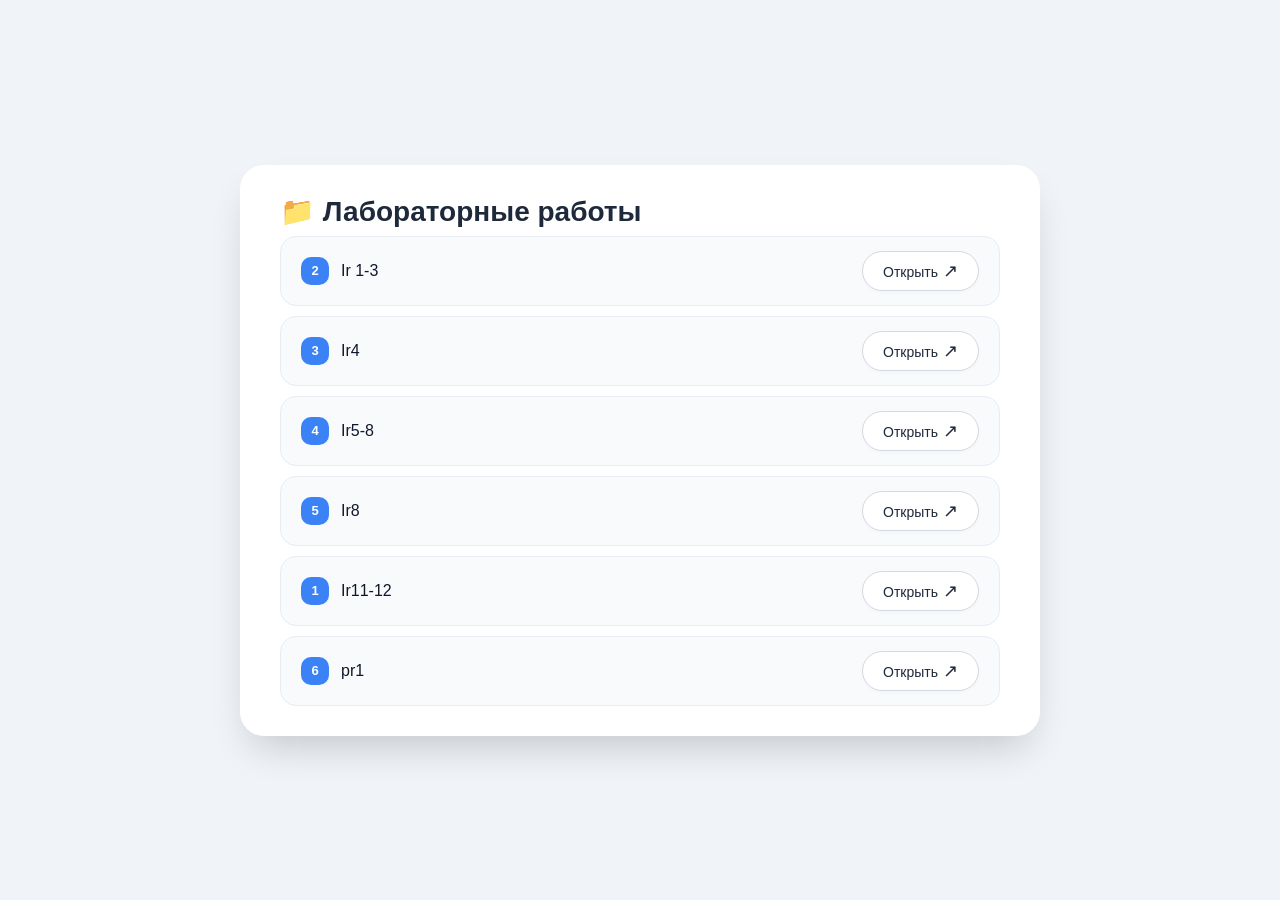
<file: index.html>
<!DOCTYPE html>
<html lang="ru">
<head>
    <meta charset="UTF-8">
    <meta name="viewport" content="width=device-width, initial-scale=1.0">
    <title>Список лабораторных работ</title>
    <style>
        * {
            margin: 0;
            padding: 0;
            box-sizing: border-box;
        }

        body {
            font-family: 'Segoe UI', Tahoma, Geneva, Verdana, sans-serif;
            background: #f0f4f8;
            min-height: 100vh;
            display: flex;
            justify-content: center;
            align-items: center;
            padding: 20px;
        }

        .container {
            max-width: 800px;
            width: 100%;
            background: white;
            padding: 30px 40px;
            border-radius: 24px;
            box-shadow: 0 20px 40px -12px rgba(0, 0, 0, 0.2);
        }

        h1 {
            font-size: 28px;
            font-weight: 600;
            color: #1e293b;
            margin-bottom: 8px;
        }

        .subtitle {
            color: #64748b;
            font-size: 15px;
            margin-bottom: 28px;
            border-left: 4px solid #3b82f6;
            padding-left: 16px;
            background: #f8fafc;
            border-radius: 0 12px 12px 0;
            line-height: 1.5;
            padding: 10px 16px;
        }

        .lab-list {
            display: flex;
            flex-direction: column;
            gap: 10px;
        }

        .lab-item {
            display: flex;
            align-items: center;
            justify-content: space-between;
            background: #f8fafc;
            padding: 14px 20px;
            border-radius: 16px;
            transition: all 0.2s ease;
            border: 1px solid #e9edf2;
        }

        .lab-item:hover {
            background: #f1f5f9;
            border-color: #cbd5e1;
            transform: translateY(-2px);
            box-shadow: 0 6px 14px rgba(0, 0, 0, 0.04);
        }

        .lab-name {
            font-weight: 500;
            color: #0f172a;
            font-size: 16px;
            display: flex;
            align-items: center;
            gap: 12px;
        }

        .lab-index {
            display: inline-block;
            background: #3b82f6;
            color: white;
            font-weight: 600;
            font-size: 13px;
            width: 28px;
            height: 28px;
            border-radius: 10px;
            text-align: center;
            line-height: 28px;
            flex-shrink: 0;
        }

        .open-link {
            display: inline-block;
            background: white;
            padding: 8px 20px;
            border-radius: 40px;
            font-weight: 500;
            font-size: 14px;
            color: #1e293b;
            text-decoration: none;
            border: 1px solid #d1d9e6;
            transition: 0.15s;
            box-shadow: 0 2px 4px rgba(0,0,0,0.02);
        }

        .open-link::after {
            content: " ↗";
            font-size: 18px;
            transition: 0.2s;
        }

        .open-link:hover {
            background: #3b82f6;
            border-color: #3b82f6;
            color: white;
            box-shadow: 0 8px 16px -6px #3b82f680;
            transform: scale(1.02);
        }

        .open-link:hover::after {
            transform: translate(2px, -2px);
        }

        .open-link:active {
            transform: scale(0.96);
        }

        @media (max-width: 550px) {
            .container {
                padding: 20px;
            }
            .lab-item {
                flex-wrap: wrap;
                gap: 10px;
            }
            .lab-name {
                width: 100%;
            }
            .open-link {
                width: 100%;
                text-align: center;
                padding: 12px;
            }
            h1 {
                font-size: 22px;
            }
        }
    </style>
</head>
<body>

<div class="container">
    <h1>📁 Лабораторные работы</h1>
   

    <div class="lab-list">
         <div class="lab-item">
            <span class="lab-name">
                <span class="lab-index">2</span>
                Ir 1-3
            </span>
            <a href="lr 1-3/index.html" class="open-link" target="_blank">Открыть</a>
        </div>
        <!-- Ir4 -->
        <div class="lab-item">
            <span class="lab-name">
                <span class="lab-index">3</span>
                Ir4
            </span>
            <a href="lr4/index.html" class="open-link" target="_blank">Открыть</a>
        </div>
         <!-- Ir5-8 -->
        <div class="lab-item">
            <span class="lab-name">
                <span class="lab-index">4</span>
                Ir5-8
            </span>
            <a href="index2.html" class="open-link" target="_blank">Открыть</a>
        </div>
        <!-- Ir8 -->
        <div class="lab-item">
            <span class="lab-name">
                <span class="lab-index">5</span>
                Ir8
            </span>
            <a href="lr8/index.html" class="open-link" target="_blank">Открыть</a>
        </div>

        <!-- Ir11-12 -->
        <div class="lab-item">
            <span class="lab-name">
                <span class="lab-index">1</span>
                Ir11-12
            </span>
            <a href="lr11-12/index.html" class="open-link" target="_blank">Открыть</a>
        </div>

         <!-- pr1 -->
        <div class="lab-item">
            <span class="lab-name">
                <span class="lab-index">6</span>
                pr1
            </span>
            <a href="pr1/index.html" class="open-link" target="_blank">Открыть</a>
        </div>
    </div>
       

        

       

        

       
</div>

</body>
</html>
</file>
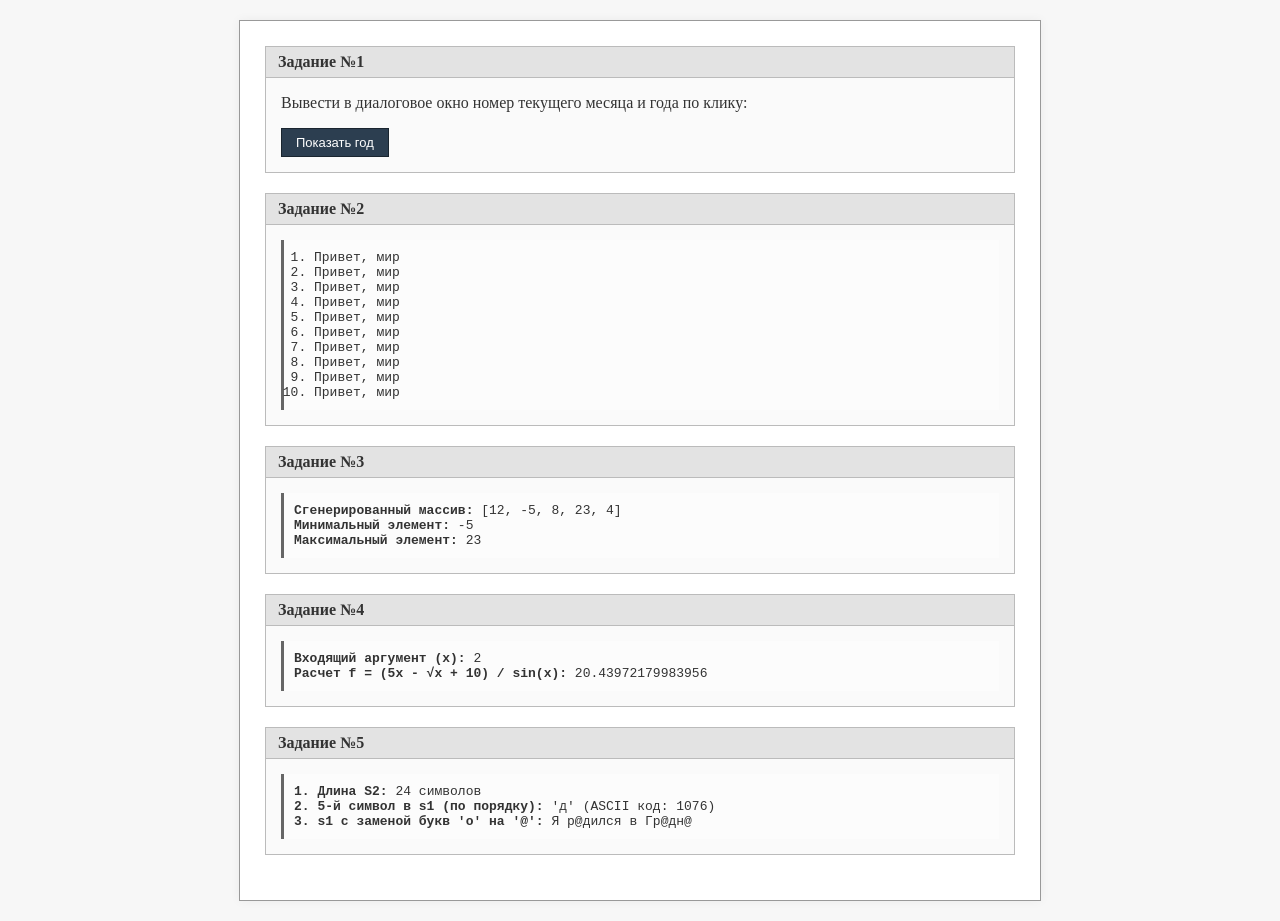
<file: lr11-12/index.html>
<!DOCTYPE html>
<html lang="ru">
<head>
    <meta charset="UTF-8">
    <meta name="viewport" content="width=device-width, initial-scale=1.0">

    <style>
        body {
            font-family: "Times New Roman", Times, serif;
            background-color: #f7f7f7;
            color: #333;
            margin: 0;
            padding: 20px;
        }
        .container {
            max-width: 750px;
            margin: 0 auto;
            background-color: #ffffff;
            border: 1px solid #999;
            padding: 25px;
            box-shadow: 0 0 10px rgba(0,0,0,0.05);
        }
        h1 {
            font-size: 20px;
            text-align: center;
            border-bottom: 2px solid #333;
            padding-bottom: 10px;
            margin-top: 0;
        }
        .student-info {
            font-weight: bold;
            margin-bottom: 20px;
            border: 1px dashed #666;
            padding: 10px;
            background-color: #fffdf5;
        }
        .task-box {
            border: 1px solid #bbb;
            padding: 15px;
            margin-bottom: 20px;
            background-color: #fafafa;
        }
        .task-header {
            background-color: #e3e3e3;
            padding: 6px 12px;
            margin: -15px -15px 15px -15px;
            border-bottom: 1px solid #bbb;
            font-weight: bold;
        }
        .btn {
            background-color: #2c3e50;
            color: #fff;
            border: 1px solid #1a252f;
            padding: 6px 14px;
            cursor: pointer;
            font-size: 13px;
        }
        .btn:hover {
            background-color: #1a252f;
        }
        .result-panel {
            margin-top: 10px;
            padding: 10px;
            background-color: #fcfcfc;
            border-left: 3px solid #666;
            font-family: monospace;
            font-size: 13px;
        }
    </style>

    <!-- Задание №1: Скрипт размещается в Head -->
    <script>
        function showDate() {
            var currentDate = new Date();
            var month = currentDate.getMonth() + 1; // getMonth() идет с 0
            var year = currentDate.getFullYear();
            alert("Текущий месяц: " + month + "\nТекущий год: " + year);
        }
    </script>

    <!-- Задание №4: Подключение внешнего скрипта math.js -->
    <script src="math.js"></script>
</head>
<body>

<div class="container">
    

    

    <!-- Задание №1 -->
    <div class="task-box">
        <div class="task-header">Задание №1</div>
        <p>Вывести в диалоговое окно номер текущего месяца и года по клику:</p>
        <button class="btn" onclick="showDate()">Показать год</button>
    </div>

    <!-- Задание №2 -->
    <div class="task-box">
        <div class="task-header">Задание №2</div>
        <div class="result-panel">
            <script>
                // Скрипт находится внутри body и сам генерирует список
                document.write("<ol style='margin:0; padding-left:20px;'>");
                for (var i = 0; i < 10; i++) {
                    document.write("<li>Привет, мир</li>");
                }
                document.write("</ol>");
            </script>
        </div>
    </div>

    <!-- Задание №3 -->
    <div class="task-box">
        <div class="task-header">Задание №3</div>
        <div class="result-panel">
            <script>
                var arr = [12, -5, 8, 23, 4]; // Массив из 5 целых чисел
                var min = arr[0];
                var max = arr[0];
                for (var i = 1; i < arr.length; i++) {
                    if (arr[i] < min) min = arr[i];
                    if (arr[i] > max) max = arr[i];
                }
                document.write("<b>Сгенерированный массив:</b> [" + arr.join(", ") + "]<br>");
                document.write("<b>Минимальный элемент:</b> " + min + "<br>");
                document.write("<b>Максимальный элемент:</b> " + max);
            </script>
        </div>
    </div>

    <!-- Задание №4 -->
    <div class="task-box">
        <div class="task-header">Задание №4</div>
        <div class="result-panel">
            <script>
                var testX = 2; // Пример аргумента
                var res = calculateF(testX); // Вызов внешней функции
                document.write("<b>Входящий аргумент (x):</b> " + testX + "<br>");
                document.write("<b>Расчет f = (5x - √x + 10) / sin(x):</b> " + res);
            </script>
        </div>
    </div>

    <!-- Задание №5 -->
    <div class="task-box">
        <div class="task-header">Задание №5</div>
        <div class="result-panel">
            <script>
                var s1 = "Я родился в Гродно";
                var s2 = "Я – будущий программист.";
                
                // 1) Длина строки S2
                var lenS2 = s2.length;
                
                // 2) 5-ый символ S1 и его ASCII код
                // Человеческий 5-й символ - это символ с индексом 4, то есть буква "д"
                var charHuman = s1.charAt(4);
                var codeHuman = charHuman.charCodeAt(0);
                
                // 3) Замена букв «о» на «@» в S1
                var s1Replaced = s1.replace(/о/g, "@"); 
                
                document.write("<b>1. Длина S2:</b> " + lenS2 + " символов<br>");
                document.write("<b>2. 5-й символ в s1 (по порядку):</b> '" + charHuman + "' (ASCII код: " + codeHuman + ")<br>");
                document.write("<b>3. s1 с заменой букв 'о' на '@':</b> " + s1Replaced);
            </script>
        </div>
    </div>
</div>

</body>
</html>
</file>
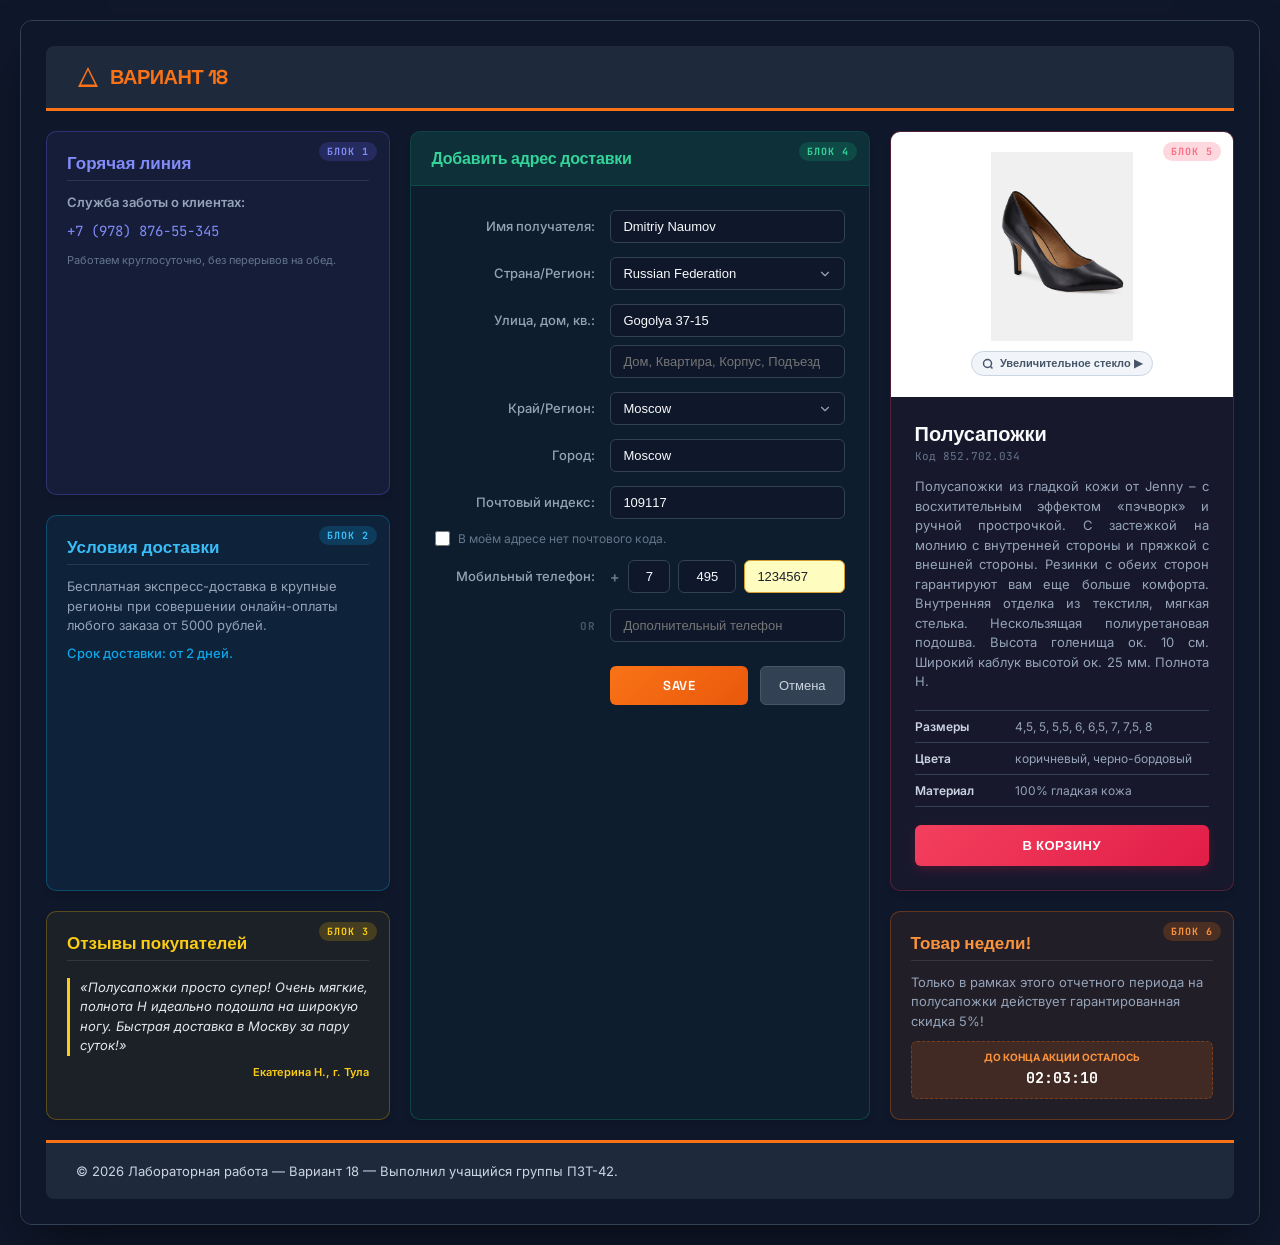
<file: lr8/index.html>
<!DOCTYPE html>
<!-- ОПРЕДЕЛЯЕМ ЯЗЫК ДОКУМЕНТА (РУССКИЙ) СОГЛАСНО ТРЕБОВАНИЯМ -->
<html lang="ru">
<head>
    <!-- ПАРАМЕТР КОДИРОВКИ СТРАНИЦЫ -->
    <meta charset="UTF-8">
    <meta name="viewport" content="width=device-width, initial-scale=1.0">
    
    <!-- ТРЕБУЕМЫЙ ЗАГОЛОВОК ОКНА С НОМЕРОМ НАШЕГО ВАРИАНТА (ВАРИАНТ 18) -->
    <title>ПЗТ-42 — ВАРИАНТ 18 — ВЕРСТКА СЕТОК И МИКРОСЕТОК</title>

    <!-- ОПРЕДЕЛЯЕМ МЕТА-ТЕГИ: КОДИРОВКА, ЯЗЫК, КЛЮЧЕВЫЕ СЛОВА И ОПИСАНИЕ -->
    <meta name="keywords" content="Вариант 18, ПЗТ-42, ПЗТ-42-43, микросетка, пользовательская форма, карточка товара, полусапожки, добавить адрес доставки, верстка">
    <meta name="description" content="Лабораторная работа №5-6-7-8 по верстке сеток и микросеток. Выполнена учащимся группы ПЗТ-42. Вариант 18.">

    <!-- ПОДКЛЮЧАЕМ ЕДИНСТВЕННЫЙ ФАЙЛ СТИЛЕЙ SQL style.css -->
    <link rel="stylesheet" href="style.css">
</head>
<body>

    <!-- ОСНОВНОЙ КОНТЕЙНЕР-ОБЕРТКА ШАБЛОНА -->
    <div id="app-wrapper" class="wrapper">

        <!-- СЕМАНТИЧЕСКИЙ БЛОК: СЕТКА СТРАНИЦЫ -->
        <div class="page-grid-container">

            <!-- ==========================================================================
                 ШАПКА ШАБЛОНА (HEADER) С ЛОГОТИПОМ, БУРГЕРОМ И НАВИГАЦИЕЙ (5 ПУНКТОВ)
                 ========================================================================== -->
            <header id="main-header">
                <!-- Логотип компании в шапке -->
                <div class="logo">
                    <svg class="logo-icon" viewBox="0 0 24 24">
                        <path d="M12 2L2 22h20L12 2zm0 3.3l7 14.2H5l7-14.2z"/>
                    </svg>
                    <span class="logo-text">Вариант 18</span>
                </div>
                
                <!-- Скрытый чекбокс-переключатель для анимации гамбургер-меню -->
                <input type="checkbox" id="menu-toggle" class="menu-toggle-checkbox">
                
                <!-- Кнопка гамбургера для планшетов и мобильных устройств -->
                <label for="menu-toggle" class="burger-menu-btn">
                    <span class="burger-bar"></span>
                    <span class="burger-bar"></span>
                    <span class="burger-bar"></span>
                </label>

                <!-- Горизонтальная/Выдвижная навигация из не менее 5 пунктов -->
                
            </header>

            <!-- ==========================================================================
                 ПРОМЕЖУТОЧНЫЙ БЛОК 1: БЫСТРЫЕ КОНТАКТЫ (Относится к Шаблону)
                 ========================================================================== -->
            <section id="block-1" class="grid-block block-1">
                <!-- Обязательный маркер Блока для визуального контроля преподавателем -->
                <span class="block-badge">Блок 1</span>
                <h3 class="block-title">Горячая линия</h3>
                <div class="block-text">
                    <p style="margin-bottom: 8px; font-weight: 600;">Служба заботы о клиентах:</p>
                    <p style="font-family: 'JetBrains Mono', monospace; color: #818cf8; font-size: 14px;">+7 (978) 876-55-345</p>
                    <p style="margin-top: 10px; font-size: 11px; color: #64748b;">Работаем круглосуточно, без перерывов на обед.</p>
                </div>
            </section>

            <!-- ==========================================================================
                 ПРОМЕЖУТОЧНЫЙ БЛОК 2: ИНФОРМАЦИЯ И ОБЪЯВЛЕНИЯ
                 ========================================================================== -->
            <section id="block-2" class="grid-block block-2">
                <span class="block-badge">Блок 2</span>
                <h3 class="block-title">Условия доставки</h3>
                <div class="block-text">
                    <p>Бесплатная экспресс-доставка в крупные регионы при совершении онлайн-оплаты любого заказа от 5000 рублей.</p>
                    <p style="margin-top: 8px; color: #0ea5e9; font-weight: 500;">Срок доставки: от 2 дней.</p>
                </div>
            </section>

            <!-- ==========================================================================
                 ПРОМЕЖУТОЧНЫЙ БЛОК 3: ОТЗЫВЫ КЛИЕНТОВ
                 ========================================================================== -->
            <section id="block-3" class="grid-block block-3">
                <span class="block-badge">Блок 3</span>
                <h3 class="block-title">Отзывы покупателей</h3>
                <div class="block-text">
                    <p class="review-text">«Полусапожки просто супер! Очень мягкие, полнота H идеально подошла на широкую ногу. Быстрая доставка в Москву за пару суток!»</p>
                    <p class="review-author">Екатерина Н., г. Тула</p>
                </div>
            </section>

            <!-- ==========================================================================
                 ПРОМЕЖУТОЧНЫЙ БЛОК 4: ПОЛЬЗОВАТЕЛЬСКАЯ ФОРМА (ДОБАВИТЬ АДРЕС ДОСТАВКИ)
                 ========================================================================== -->
            <section id="block-4" class="grid-block block-4">
                <span class="block-badge">Блок 4</span>
                
                <!-- Собранная форма по Варианту 18 согласно Макету -->
                <div class="delivery-form-card">
                    <div class="form-header-bar">
                        <h2>Добавить адрес доставки</h2>
                    </div>

                    <!-- Форма -->
                    <form class="form-body-content" onsubmit="event.preventDefault(); alert('Форма отправлена успешно! Адрес доставки зафиксирован.');">
                        
                        <!-- Поле 1: Имя получателя -->
                        <div class="form-control-row">
                            <label for="receiver-name">Имя получателя:</label>
                            <input type="text" id="receiver-name" class="input-field" value="Dmitriy Naumov" required>
                        </div>

                        <!-- Поле 2: Страна / Регион -->
                        <div class="form-control-row">
                            <label for="country">Страна/Регион:</label>
                            <select id="country" class="input-field">
                                <option value="Russia" selected>Russian Federation</option>
                                <option value="Belarus">Belarus</option>
                                <option value="Kazakhstan">Kazakhstan</option>
                            </select>
                        </div>

                        <!-- Поле 3: Адрес (включая две строки под макет) -->
                        <div class="form-control-row">
                            <label for="street-1">Улица, дом, кв.:</label>
                            <div class="street-inputs-wrapper">
                                <input type="text" id="street-1" class="input-field" value="Gogolya 37-15" required>
                                <input type="text" id="street-2" class="input-field" placeholder="Дом, Квартира, Корпус, Подъезд">
                            </div>
                        </div>

                        <!-- Поле 4: Край/Область/Регион -->
                        <div class="form-control-row">
                            <label for="province">Край/Регион:</label>
                            <select id="province" class="input-field">
                                <option value="Moscow" selected>Moscow</option>
                                <option value="Leningrad">Leningrad Region</option>
                                <option value="Siberia">Siberian Region</option>
                            </select>
                        </div>

                        <!-- Поле 5: Город -->
                        <div class="form-control-row">
                            <label for="city">Город:</label>
                            <input type="text" id="city" class="input-field" value="Moscow" required>
                        </div>

                        <!-- Поле 6: Индекс + чекбокс -->
                        <div class="form-control-row" style="margin-bottom: 2px;">
                            <label for="postal">Почтовый индекс:</label>
                            <input type="text" id="postal" class="input-field" value="109117">
                        </div>
                        <div class="checkbox-alignment">
                            <input type="checkbox" id="no-zip">
                            <label for="no-zip">В моём адресе нет почтового кода.</label>
                        </div>

                        <!-- Поле 7: Мобильный телефон (три блока ввода + нежно-желтый инпут автозаполнения) -->
                        <div class="form-control-row" style="margin-bottom: 2px;">
                            <label>Мобильный телефон:</label>
                            <div class="phone-grid-inputs">
                                <span class="phone-plus-sign">+</span>
                                <input type="text" class="input-field phone-code-mini" value="7" aria-label="Код страны">
                                <input type="text" class="input-field phone-code-mid" value="495" aria-label="Префикс">
                                <input type="text" class="input-field phone-num-yellow" value="1234567" aria-label="Номер">
                            </div>
                        </div>

                        <!-- "or" блок альтернативного телефона -->
                        <div class="phone-alternative-row">
                            <span class="or-divider-label">or</span>
                            <input type="text" class="input-field" placeholder="Дополнительный телефон" aria-label="Альтернативный телефон">
                        </div>

                        <!-- Кнопки отправки формы ("Save" и "Отмена") -->
                        <div class="form-actions-wrapper">
                            <div class="buttons-row">
                                <button type="submit" class="btn-save-submit">Save</button>
                                <button type="button" class="btn-cancel" onclick="alert('Действие отменено');">Отмена</button>
                            </div>
                        </div>

                    </form>
                </div>

            </section>

            <!-- ==========================================================================
                 ПРОМЕЖУТОЧНЫЙ БЛОК 5: МИКРОСЕТКА КАРТОЧКА ТОВАРА ПОЛУСАПОЖКИ (Вариант 18)
                 ========================================================================== -->
            <section id="block-5" class="grid-block block-5">
                <span class="block-badge">Блок 5</span>
                
                <!-- Собранная карточка обуви -->
                <article class="product-bento-card">
                    <!-- Изображение товара с белой контрастной подложкой -->
                    <div class="product-image-section">
                        <div class="product-image-wrapper">
                            <img class="boot-main-photo" src="images/image.png" alt="Полусапожки кожаные коричневые" />
                        </div>
                        <!-- Кнопка Интерактивной лупы -->
                        <button type="button" class="magnify-button" onclick="alert('Изображение увеличено до оригинального разрешения!');">
                            <svg class="magnify-icon" viewBox="0 0 24 24">
                                <circle cx="11" cy="11" r="8"></circle>
                                <line x1="21" y1="21" x2="16.65" y2="16.65"></line>
                            </svg>
                            Увеличительное стекло &#9654;
                        </button>
                    </div>

                    <!-- Описательная и табличная часть карточки -->
                    <div class="product-content-desc">
                        <h2 class="product-title">Полусапожки</h2>
                        <div class="product-code-meta">Код 852.702.034</div>
                        
                        <p class="product-description-text">
                            Полусапожки из гладкой кожи от Jenny – с восхитительным эффектом «пэчворк» и ручной прострочкой. С застежкой на молнию с внутренней стороны и пряжкой с внешней стороны. Резинки с обеих сторон гарантируют вам еще больше комфорта. Внутренняя отделка из текстиля, мягкая стелька. Нескользящая полиуретановая подошва. Высота голенища ок. 10 см. Широкий каблук высотой ок. 25 мм. Полнота H.
                        </p>

                        <!-- Табличные характеристики товара -->
                        <table class="properties-table">
                            <tr class="property-item-row">
                                <td class="property-label">Размеры</td>
                                <td class="property-value">4,5, 5, 5,5, 6, 6,5, 7, 7,5, 8</td>
                            </tr>
                            <tr class="property-item-row">
                                <td class="property-label">Цвета</td>
                                <td class="property-value">коричневый, черно-бордовый</td>
                            </tr>
                            <tr class="property-item-row">
                                <td class="property-label">Материал</td>
                                <td class="property-value">100% гладкая кожа</td>
                            </tr>
                        </table>

                        <!-- Кнопка добавления в корзину -->
                        <button type="button" class="btn-buy-now" onclick="alert('Товар успешно добавлен в вашу корзину!');">В корзину</button>
                    </div>
                </article>

            </section>

            <!-- ==========================================================================
                 ПРОМЕЖУТОЧНЫЙ БЛОК 6: ИНФОРМАЦИЯ ОБ АКЦИЯХ И ТАЙМЕРЫ
                 ========================================================================== -->
            <section id="block-6" class="grid-block block-6">
                <span class="block-badge">Блок 6</span>
                <h3 class="block-title">Товар недели!</h3>
                <div class="block-text" style="display: flex; flex-direction: column; gap: 10px; height: 100%;">
                    <p>Только в рамках этого отчетного периода на полусапожки действует гарантированная скидка 5%!</p>
                    <div class="action-countdown">
                        <div class="countdown-label">до конца акции осталось</div>
                        <div class="countdown-digits">02:03:10</div>
                    </div>
                </div>
            </section>

            <!-- ==========================================================================
                 ПОДВАЛ САЙТА (FOOTER) С КОПИРАЙТОМ И ССЫЛКАМИ НА СОЦИАЛЬНЫЕ СЕТИ
                 ========================================================================== -->
            <footer id="main-footer">
                <div class="copyright-info">
                    &copy; 2026 Лабораторная работа — Вариант 18 — Выполнил учащийся группы ПЗТ-42.
                </div>
                <!-- Ссылки на социальные сети согласно общим требованиям -->
                
            </footer>

        </div> <!-- конец page-grid-container -->

    </div> <!-- конец wrapper -->

    <!-- Пустой dummy root-контейнер для совместимости и успешной компиляции React-компонентов -->
    <div id="root"></div>

</body>
</html>
</file>
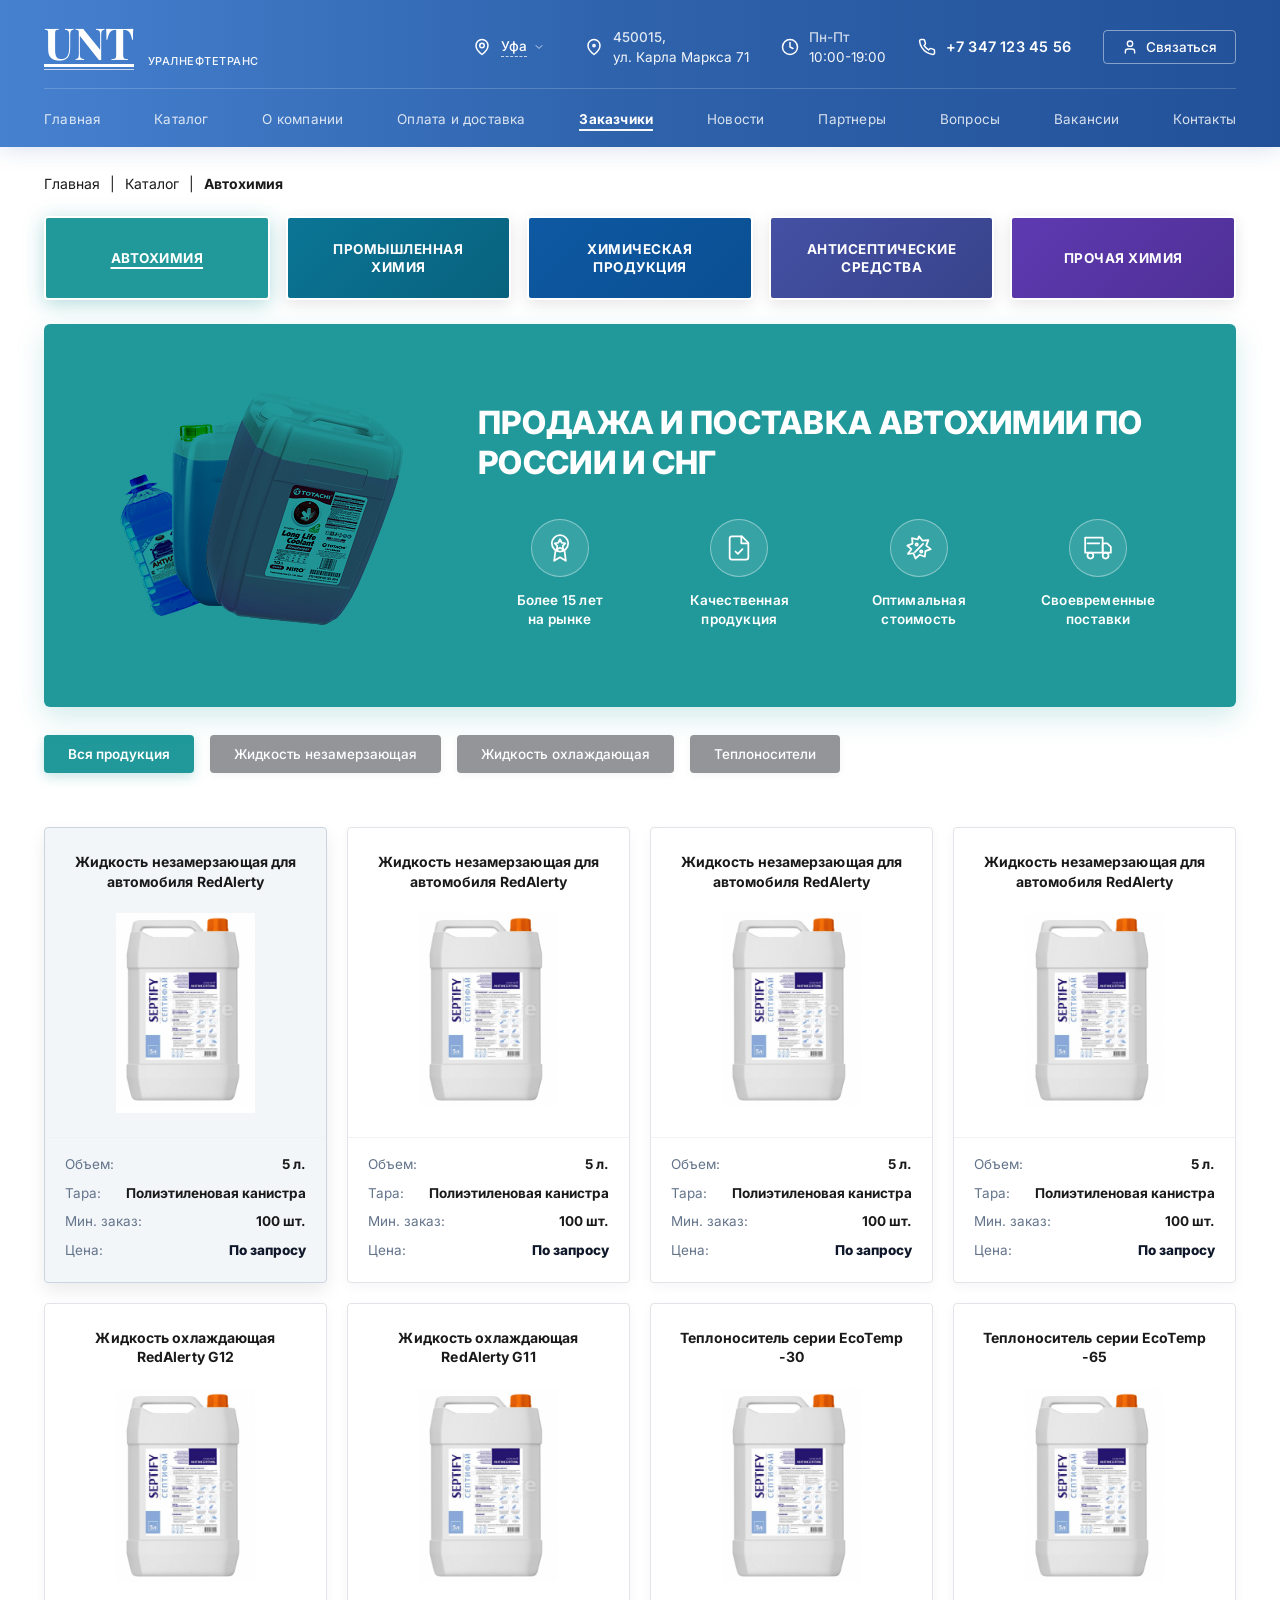
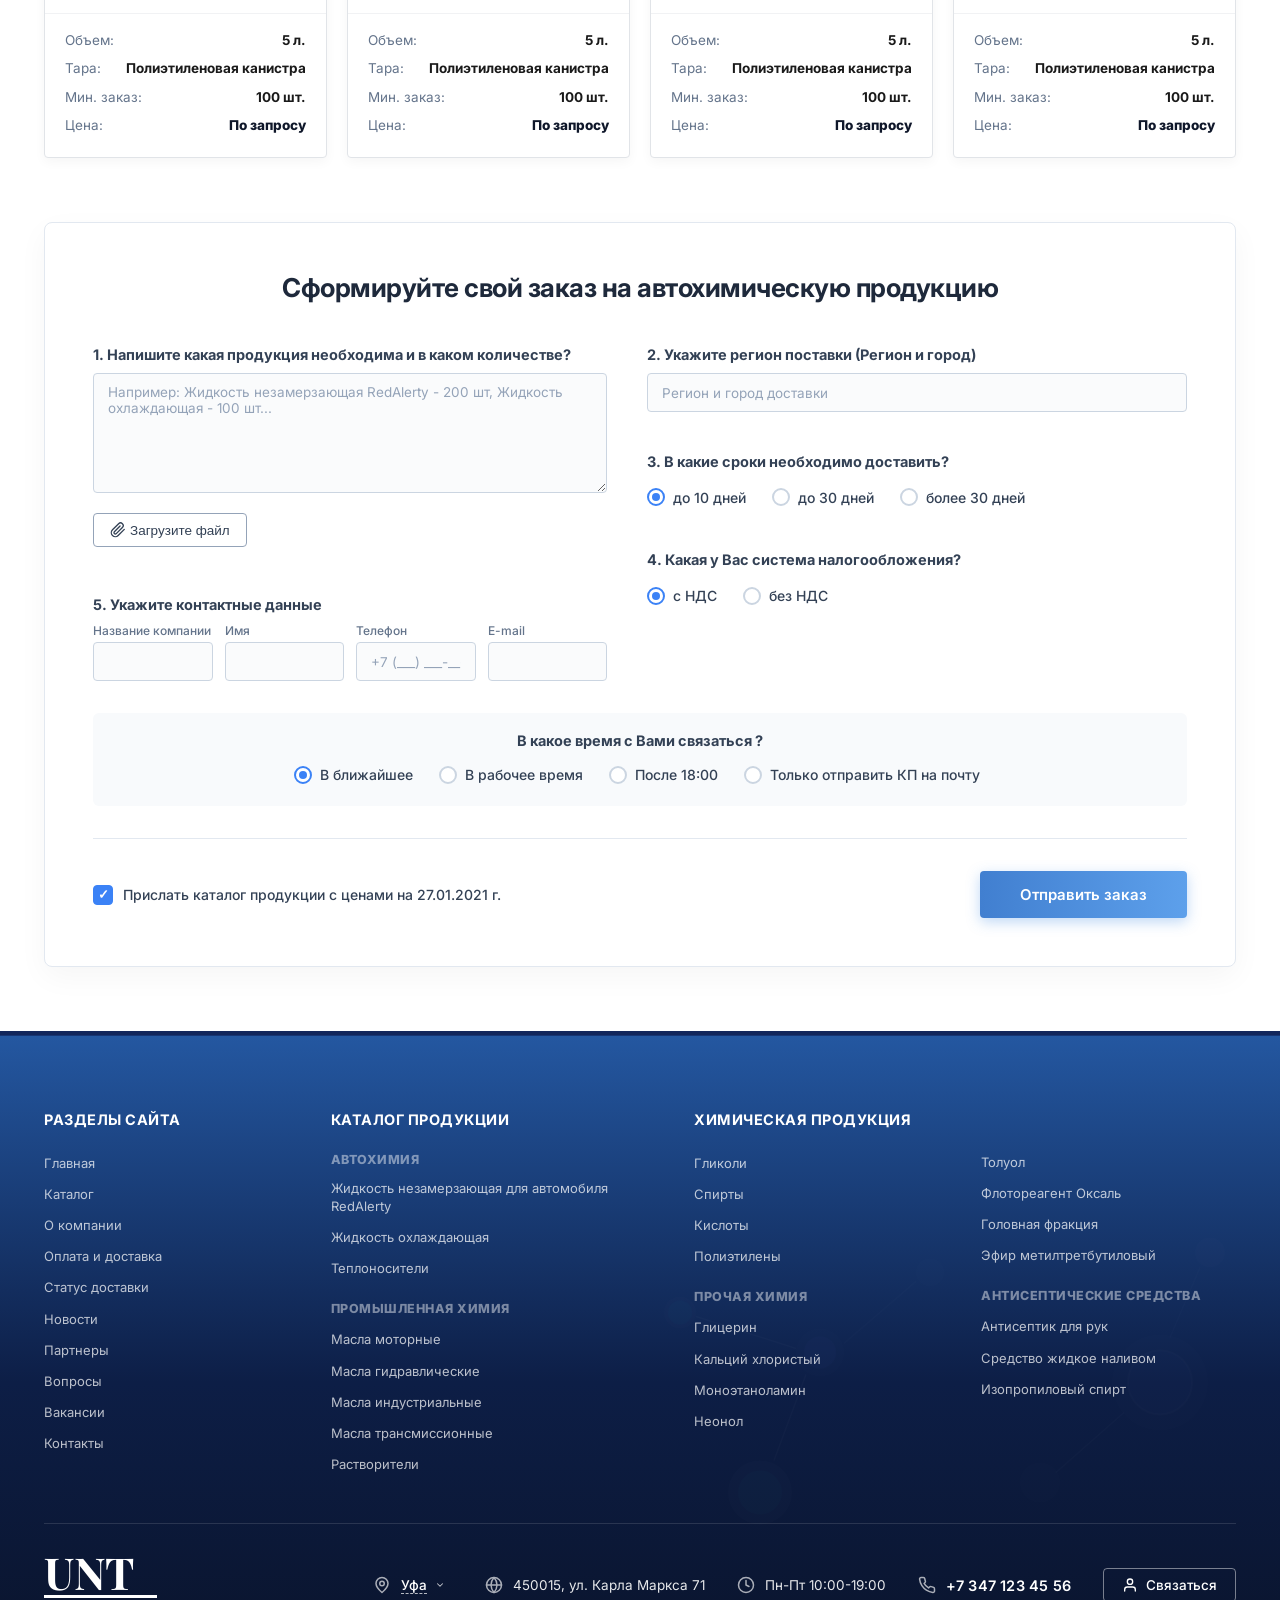
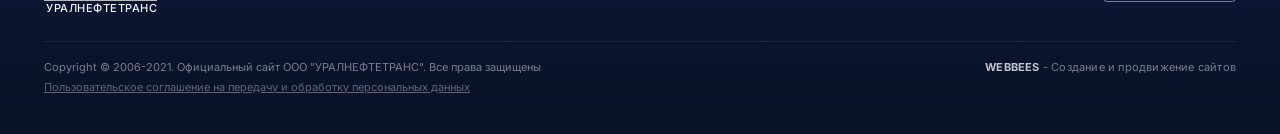
<file: pr1/index.html>
<!DOCTYPE html>
<html lang="ru">
<head>
  <meta charset="UTF-8">
  <meta name="viewport" content="width=device-width, initial-scale=1.0">
  <title>UNT - УралНефтеТранс</title>
  
  <!-- Fonts import -->
  <link rel="preconnect" href="https://fonts.googleapis.com">
  <link rel="preconnect" href="https://fonts.gstatic.com" crossorigin>
  <link href="https://fonts.googleapis.com/css2?family=Inter:wght@400;500;600;700;800&family=Playfair+Display:wght@700&display=swap" rel="stylesheet">
  
  <link rel="stylesheet" href="style.css">
</head>
<body>

  <!-- ==========================================================================
       HEADER MODULE
       ========================================================================== -->
  <header class="header">
    <div class="header-container">
      
      <div class="header-top">
        
        <!-- Brand Logo Block -->
        <a href="#" class="logo-box">
          <div class="logo-unt">
            <span class="logo-text">UNT</span>
            <div class="logo-lines">
              <div class="logo-line-thick"></div>
              <div class="logo-line-thin"></div>
            </div>
          </div>
          <span class="logo-subtext">УралНефтеТранс</span>
        </a>

        <!-- Header Info items -->
        <div class="info-blocks">
          
          <!-- Location item -->
          <div class="info-item location-selector">
            <div class="info-icon">
              <svg xmlns="http://www.w3.org/2000/svg" width="18" height="18" viewBox="0 0 24 24" fill="none" stroke="currentColor" stroke-width="2" stroke-linecap="round" stroke-linejoin="round">
                <path d="M20 10c0 6-8 12-8 12s-8-6-8-12a8 8 0 0 1 16 0Z"></path>
                <circle cx="12" cy="10" r="3"></circle>
              </svg>
            </div>
            <div class="info-content">
              <span class="location-link">Уфа</span>
              <svg class="chevron-icon" xmlns="http://www.w3.org/2000/svg" width="12" height="12" viewBox="0 0 24 24" fill="none" stroke="currentColor" stroke-width="2" stroke-linecap="round" stroke-linejoin="round">
                <path d="m6 9 6 6 6-6"></path>
              </svg>
            </div>
          </div>

          <!-- Address item -->
          <div class="info-item">
            <div class="info-icon">
              <svg xmlns="http://www.w3.org/2000/svg" width="18" height="18" viewBox="0 0 24 24" fill="none" stroke="currentColor" stroke-width="2" stroke-linecap="round" stroke-linejoin="round">
                <path d="M20 10c0 6-8 12-8 12s-8-6-8-12a8 8 0 0 1 16 0Z"></path>
                <circle cx="12" cy="10" r="1.5"></circle>
              </svg>
            </div>
            <div class="info-content text-lines">
              <span class="text-line-primary">450015,</span>
              <span class="text-line-secondary">ул. Карла Маркса 71</span>
            </div>
          </div>

          <!-- Schedule item -->
          <div class="info-item">
            <div class="info-icon">
              <svg xmlns="http://www.w3.org/2000/svg" width="18" height="18" viewBox="0 0 24 24" fill="none" stroke="currentColor" stroke-width="2" stroke-linecap="round" stroke-linejoin="round">
                <circle cx="12" cy="12" r="10"></circle>
                <polyline points="12 6 12 12 16 14"></polyline>
              </svg>
            </div>
            <div class="info-content text-lines">
              <span class="text-line-primary text-dim">Пн-Пт</span>
              <span class="text-line-secondary">10:00-19:00</span>
            </div>
          </div>

          <!-- Phone link -->
          <div class="info-item">
            <div class="info-icon">
              <svg xmlns="http://www.w3.org/2000/svg" width="18" height="18" viewBox="0 0 24 24" fill="none" stroke="currentColor" stroke-width="2" stroke-linecap="round" stroke-linejoin="round">
                <path d="M22 16.92v3a2 2 0 0 1-2.18 2 19.79 19.79 0 0 1-8.63-3.07 19.5 19.5 0 0 1-6-6 19.79 19.79 0 0 1-3.07-8.67A2 2 0 0 1 4.11 2h3a2 2 0 0 1 2 1.72 12.84 12.84 0 0 0 .7 2.81 2 2 0 0 1-.45 2.11L8.09 9.91a16 16 0 0 0 6 6l1.27-1.27a2 2 0 0 1 2.11-.45 12.84 12.84 0 0 0 2.81.7A2 2 0 0 1 22 16.92z"></path>
              </svg>
            </div>
            <div class="info-content">
              <a href="tel:+73471234556" class="phone-link">+7 347 123 45 56</a>
            </div>
          </div>

          <!-- Связаться Button -->
          <button class="btn-connect">
            <svg class="btn-icon" xmlns="http://www.w3.org/2000/svg" width="16" height="16" viewBox="0 0 24 24" fill="none" stroke="currentColor" stroke-width="2" stroke-linecap="round" stroke-linejoin="round">
              <path d="M19 21v-2a4 4 0 0 0-4-4H9a4 4 0 0 0-4 4v2"></path>
              <circle cx="12" cy="7" r="4"></circle>
            </svg>
            <span>Связаться</span>
          </button>

        </div>

      </div>

      <!-- Divider line -->
      <div class="header-divider"></div>

      <!-- Navigation Links -->
      <nav class="header-nav">
        <ul class="nav-list">
          <li><a href="#" class="nav-link">Главная</a></li>
          <li><a href="#" class="nav-link">Каталог</a></li>
          <li><a href="#" class="nav-link">О компании</a></li>
          <li><a href="#" class="nav-link">Оплата и доставка</a></li>
          <li><a href="#" class="nav-link active">Заказчики</a></li>
          <li><a href="#" class="nav-link">Новости</a></li>
          <li><a href="#" class="nav-link">Партнеры</a></li>
          <li><a href="#" class="nav-link">Вопросы</a></li>
          <li><a href="#" class="nav-link">Вакансии</a></li>
          <li><a href="#" class="nav-link">Контакты</a></li>
        </ul>
      </nav>

    </div>
  </header>


  <!-- ==========================================================================
       MAIN CONTENT SHOWCASE MODULE (MATCHING SCREENSHOT)
       ========================================================================== -->
  <main class="page-container">
    
    <!-- 1. Breadcrumbs path spanning full page width above the cards row -->
    <div class="breadcrumbs">
      <a href="#" class="crumb-link">Главная</a>
      <span class="crumb-separator">|</span>
      <a href="#" class="crumb-link">Каталог</a>
      <span class="crumb-separator">|</span>
      <span class="crumb-active">Автохимия</span>
    </div>

    <!-- 2. Category Cards Bar (5 Horizontal Elements Row) -->
    <div class="category-cards-row">
      
      <!-- Card 1 (Active Teal with Underline) -->
      <div class="top-card card-teal active-card">
        <span class="top-card-title underlined-text">АВТОХИМИЯ</span>
      </div>

      <!-- Card 2 (Industrial Chem) -->
      <div class="top-card card-cyan">
        <span class="top-card-title">ПРОМЫШЛЕННАЯ<br>ХИМИЯ</span>
      </div>

      <!-- Card 3 (Chemical production) -->
      <div class="top-card card-blue">
        <span class="top-card-title">ХИМИЧЕСКАЯ<br>ПРОДУКЦИЯ</span>
      </div>

      <!-- Card 4 (Antiseptics) -->
      <div class="top-card card-slate">
        <span class="top-card-title">АНТИСЕПТИЧЕСКИЕ<br>СРЕДСТВА</span>
      </div>

      <!-- Card 5 (Other chemistry) -->
      <div class="top-card card-purple">
        <span class="top-card-title">ПРОЧАЯ ХИМИЯ</span>
      </div>

    </div>

    <!-- 3. Giant Combined Teal Showcase Banner -->
    <div class="hero-teal-banner" id="heroBanner">
      
      <!-- Banner Left Side: Floating product display with white transparent backdrop for container JPG -->
      <div class="banner-product-showcase">
        <div class="product-badge-frame">
          <img src="assets/images/image1.png" alt="Канистры автохимии УралНефтеТранс" class="product-badge-img">
        </div>
      </div>

      <!-- Banner Right Side: Main Promotion, Header Title, and 4 Benefit Info Badges -->
      <div class="banner-promotional-content">
        
        <!-- Large White Capital Title -->
        <h1 class="promotion-title">ПРОДАЖА И ПОСТАВКА АВТОХИМИИ ПО РОССИИ И СНГ</h1>

        <!-- Feature cards collection row -->
        <div class="features-row">
          
          <!-- Benefit item 1 -->
          <div class="feature-badge" id="featMarket">
            <div class="feature-badge-icon">
              <!-- Star / Badge premium SVG icon -->
              <svg xmlns="http://www.w3.org/2000/svg" viewBox="0 0 24 24" fill="none" stroke="currentColor" stroke-width="1.5" stroke-linecap="round" stroke-linejoin="round">
                <circle cx="12" cy="8" r="7"></circle>
                <polyline points="8.21 13.89 7 23 12 20 17 23 15.79 13.88"></polyline>
                <polygon points="12 4.5 13.5 7.5 16.5 8 14.3 10.2 14.8 13.2 12 11.7 9.2 13.2 9.7 10.2 7.5 8 10.5 7.5"></polygon>
              </svg>
            </div>
            <span class="feature-badge-text">Более 15 лет<br>на рынке</span>
          </div>

          <!-- Benefit item 2 -->
          <div class="feature-badge" id="featQuality">
            <div class="feature-badge-icon">
              <!-- Document Certificate verification checkmark icon -->
              <svg xmlns="http://www.w3.org/2000/svg" viewBox="0 0 24 24" fill="none" stroke="currentColor" stroke-width="1.5" stroke-linecap="round" stroke-linejoin="round">
                <path d="M14.5 2H6a2 2 0 0 0-2 2v16a2 2 0 0 0 2 2h12a2 2 0 0 0 2-2V7.5L14.5 2z"></path>
                <polyline points="14 2 14 8 20 8"></polyline>
                <polyline points="9 15 11 17 15 13"></polyline>
              </svg>
            </div>
            <span class="feature-badge-text">Качественная<br>продукция</span>
          </div>

          <!-- Benefit item 3 -->
          <div class="feature-badge" id="featCost">
            <div class="feature-badge-icon">
              <!-- Discount percentage icon -->
              <svg xmlns="http://www.w3.org/2000/svg" viewBox="0 0 24 24" fill="none" stroke="currentColor" stroke-width="1.5" stroke-linecap="round" stroke-linejoin="round">
                <polygon points="12 2 15.09 5.77 20 5.27 18.18 10 22 13 17.5 14.73 17 19.5 12.5 17.82 9 21 7.27 16.5 2.5 17 5.5 13 2 10 6.5 8.27 6 3.5 10.91 4.73"></polygon>
                <line x1="8.5" y1="15.5" x2="15.5" y2="8.5"></line>
                <circle cx="10" cy="9" r="1"></circle>
                <circle cx="14" cy="15" r="1"></circle>
              </svg>
            </div>
            <span class="feature-badge-text">Оптимальная<br>стоимость</span>
          </div>

          <!-- Benefit item 4 -->
          <div class="feature-badge" id="featDelivery">
            <div class="feature-badge-icon">
              <!-- Fast delivery shipping truck icon -->
              <svg xmlns="http://www.w3.org/2000/svg" viewBox="0 0 24 24" fill="none" stroke="currentColor" stroke-width="1.5" stroke-linecap="round" stroke-linejoin="round">
                <rect x="1" y="3" width="15" height="13"></rect>
                <polygon points="16 8 20 8 23 11 23 16 16 16"></polygon>
                <circle cx="5.5" cy="18.5" r="2.5"></circle>
                <circle cx="18.5" cy="18.5" r="2.5"></circle>
                <line x1="3" y1="8" x2="13" y2="8"></line>
              </svg>
            </div>
            <span class="feature-badge-text">Своевременные<br>поставки</span>
          </div>

        </div>

      </div>

    </div>

    <!-- 4. Pure Filter tab pills positioned layout directly underneath the banner -->
    <div class="tabs-container">
      <div class="filter-tabs">
        <button class="filter-btn active" id="btnAll" onclick="filterProducts('all')">Вся продукция</button>
        <button class="filter-btn" id="btnAnti" onclick="filterProducts('anti')">Жидкость незамерзающая</button>
        <button class="filter-btn" id="btnCoolant" onclick="filterProducts('coolant')">Жидкость охлаждающая</button>
        <button class="filter-btn" id="btnHeat" onclick="filterProducts('heat')">Теплоносители</button>
      </div>
    </div>

    <!-- 5. Interactive Product Showroom Grid -->
    <div class="product-catalog-grid" id="productGrid">
      
      <!-- Card 1 -->
      <div class="product-card active-hover" data-category="anti">
        <div class="product-card-header">
          <h3 class="product-card-title">Жидкость незамерзающая для автомобиля RedAlerty</h3>
        </div>
        <div class="product-card-body">
          <div class="product-img-wrapper">
            <img src="assets/images/image2.png" alt="Жидкость незамерзающая" class="product-img">
          </div>
        </div>
        <div class="product-card-footer">
          <div class="spec-line">
            <span class="spec-key">Объем:</span>
            <span class="spec-val">5 л.</span>
          </div>
          <div class="spec-line">
            <span class="spec-key">Тара:</span>
            <span class="spec-val">Полиэтиленовая канистра</span>
          </div>
          <div class="spec-line">
            <span class="spec-key">Мин. заказ:</span>
            <span class="spec-val">100 шт.</span>
          </div>
          <div class="spec-line price-row">
            <span class="spec-key">Цена:</span>
            <span class="spec-val highlight-val">По запросу</span>
          </div>
        </div>
      </div>

      <!-- Card 2 -->
      <div class="product-card" data-category="anti">
        <div class="product-card-header">
          <h3 class="product-card-title">Жидкость незамерзающая для автомобиля RedAlerty</h3>
        </div>
        <div class="product-card-body">
          <div class="product-img-wrapper">
            <img src="assets/images/image2.png" alt="Жидкость незамерзающая" class="product-img">
          </div>
        </div>
        <div class="product-card-footer">
          <div class="spec-line">
            <span class="spec-key">Объем:</span>
            <span class="spec-val">5 л.</span>
          </div>
          <div class="spec-line">
            <span class="spec-key">Тара:</span>
            <span class="spec-val">Полиэтиленовая канистра</span>
          </div>
          <div class="spec-line">
            <span class="spec-key">Мин. заказ:</span>
            <span class="spec-val">100 шт.</span>
          </div>
          <div class="spec-line price-row">
            <span class="spec-key">Цена:</span>
            <span class="spec-val highlight-val">По запросу</span>
          </div>
        </div>
      </div>

      <!-- Card 3 -->
      <div class="product-card" data-category="anti">
        <div class="product-card-header">
          <h3 class="product-card-title">Жидкость незамерзающая для автомобиля RedAlerty</h3>
        </div>
        <div class="product-card-body">
          <div class="product-img-wrapper">
            <img src="assets/images/image2.png" alt="Жидкость незамерзающая" class="product-img">
          </div>
        </div>
        <div class="product-card-footer">
          <div class="spec-line">
            <span class="spec-key">Объем:</span>
            <span class="spec-val">5 л.</span>
          </div>
          <div class="spec-line">
            <span class="spec-key">Тара:</span>
            <span class="spec-val">Полиэтиленовая канистра</span>
          </div>
          <div class="spec-line">
            <span class="spec-key">Мин. заказ:</span>
            <span class="spec-val">100 шт.</span>
          </div>
          <div class="spec-line price-row">
            <span class="spec-key">Цена:</span>
            <span class="spec-val highlight-val">По запросу</span>
          </div>
        </div>
      </div>

      <!-- Card 4 -->
      <div class="product-card" data-category="anti">
        <div class="product-card-header">
          <h3 class="product-card-title">Жидкость незамерзающая для автомобиля RedAlerty</h3>
        </div>
        <div class="product-card-body">
          <div class="product-img-wrapper">
            <img src="assets/images/image2.png" alt="Жидкость незамерзающая" class="product-img">
          </div>
        </div>
        <div class="product-card-footer">
          <div class="spec-line">
            <span class="spec-key">Объем:</span>
            <span class="spec-val">5 л.</span>
          </div>
          <div class="spec-line">
            <span class="spec-key">Тара:</span>
            <span class="spec-val">Полиэтиленовая канистра</span>
          </div>
          <div class="spec-line">
            <span class="spec-key">Мин. заказ:</span>
            <span class="spec-val">100 шт.</span>
          </div>
          <div class="spec-line price-row">
            <span class="spec-key">Цена:</span>
            <span class="spec-val highlight-val">По запросу</span>
          </div>
        </div>
      </div>

      <!-- Card 5 -->
      <div class="product-card" data-category="coolant">
        <div class="product-card-header">
          <h3 class="product-card-title">Жидкость охлаждающая RedAlerty G12</h3>
        </div>
        <div class="product-card-body">
          <div class="product-img-wrapper">
            <img src="assets/images/image2.png" alt="Жидкость охлаждающая" class="product-img">
          </div>
        </div>
        <div class="product-card-footer">
          <div class="spec-line">
            <span class="spec-key">Объем:</span>
            <span class="spec-val">5 л.</span>
          </div>
          <div class="spec-line">
            <span class="spec-key">Тара:</span>
            <span class="spec-val">Полиэтиленовая канистра</span>
          </div>
          <div class="spec-line">
            <span class="spec-key">Мин. заказ:</span>
            <span class="spec-val">100 шт.</span>
          </div>
          <div class="spec-line price-row">
            <span class="spec-key">Цена:</span>
            <span class="spec-val highlight-val">По запросу</span>
          </div>
        </div>
      </div>

      <!-- Card 6 -->
      <div class="product-card" data-category="coolant">
        <div class="product-card-header">
          <h3 class="product-card-title">Жидкость охлаждающая RedAlerty G11</h3>
        </div>
        <div class="product-card-body">
          <div class="product-img-wrapper">
            <img src="assets/images/image2.png" alt="Жидкость охлаждающая" class="product-img">
          </div>
        </div>
        <div class="product-card-footer">
          <div class="spec-line">
            <span class="spec-key">Объем:</span>
            <span class="spec-val">5 л.</span>
          </div>
          <div class="spec-line">
            <span class="spec-key">Тара:</span>
            <span class="spec-val">Полиэтиленовая канистра</span>
          </div>
          <div class="spec-line">
            <span class="spec-key">Мин. заказ:</span>
            <span class="spec-val">100 шт.</span>
          </div>
          <div class="spec-line price-row">
            <span class="spec-key">Цена:</span>
            <span class="spec-val highlight-val">По запросу</span>
          </div>
        </div>
      </div>

      <!-- Card 7 -->
      <div class="product-card" data-category="heat">
        <div class="product-card-header">
          <h3 class="product-card-title">Теплоноситель серии EcoTemp -30</h3>
        </div>
        <div class="product-card-body">
          <div class="product-img-wrapper">
            <img src="assets/images/image2.png" alt="Теплоносители" class="product-img">
          </div>
        </div>
        <div class="product-card-footer">
          <div class="spec-line">
            <span class="spec-key">Объем:</span>
            <span class="spec-val">5 л.</span>
          </div>
          <div class="spec-line">
            <span class="spec-key">Тара:</span>
            <span class="spec-val">Полиэтиленовая канистра</span>
          </div>
          <div class="spec-line">
            <span class="spec-key">Мин. заказ:</span>
            <span class="spec-val">100 шт.</span>
          </div>
          <div class="spec-line price-row">
            <span class="spec-key">Цена:</span>
            <span class="spec-val highlight-val">По запросу</span>
          </div>
        </div>
      </div>

      <!-- Card 8 -->
      <div class="product-card" data-category="heat">
        <div class="product-card-header">
          <h3 class="product-card-title">Теплоноситель серии EcoTemp -65</h3>
        </div>
        <div class="product-card-body">
          <div class="product-img-wrapper">
            <img src="assets/images/image2.png" alt="Теплоносители" class="product-img">
          </div>
        </div>
        <div class="product-card-footer">
          <div class="spec-line">
            <span class="spec-key">Объем:</span>
            <span class="spec-val">5 л.</span>
          </div>
          <div class="spec-line">
            <span class="spec-key">Тара:</span>
            <span class="spec-val">Полиэтиленовая канистра</span>
          </div>
          <div class="spec-line">
            <span class="spec-key">Мин. заказ:</span>
            <span class="spec-val">100 шт.</span>
          </div>
          <div class="spec-line price-row">
            <span class="spec-key">Цена:</span>
            <span class="spec-val highlight-val">По запросу</span>
          </div>
        </div>
      </div>

    </div>

    <!-- 6. Interactive Order Request Form Block (Matches Provided Image) -->
    <div class="order-form-container">
      <div class="order-form-card">
        <h2 class="order-form-title">Сформируйте свой заказ на автохимическую продукцию</h2>
        
        <form id="orderForm" onsubmit="handleOrderSubmit(event)">
          <!-- Top Grid holds Q1, Q5 (left) and Q2, Q3, Q4 (right) -->
          <div class="order-grid">
            
            <!-- Left Column -->
            <div class="order-col">
              <!-- Q1 -->
              <div class="form-group">
                <label class="form-label font-bold">1. Напишите какая продукция необходима и в каком количестве?</label>
                <textarea id="productsText" class="form-control text-area" rows="4" placeholder="Например: Жидкость незамерзающая RedAlerty - 200 шт, Жидкость охлаждающая - 100 шт..."></textarea>
                
                <div class="upload-btn-wrapper">
                  <input type="file" id="orderFileInput" style="display: none;" onchange="handleFileSelect(event)">
                  <button type="button" class="btn-upload" onclick="document.getElementById('orderFileInput').click()">
                    <svg class="icon-attach" viewBox="0 0 24 24" fill="none" stroke="currentColor" stroke-width="2" stroke-linecap="round" stroke-linejoin="round" width="16" height="16" style="display:inline-block; vertical-align:middle; margin-right:4px;">
                      <path d="M21.44 11.05l-9.19 9.19a6 6 0 0 1-8.49-8.49l9.19-9.19a4 4 0 0 1 5.66 5.66l-9.2 9.19a2 2 0 0 1-2.83-2.83l8.49-8.48"></path>
                    </svg>
                    <span>Загрузите файл</span>
                  </button>
                  <div id="fileNameDisplay" class="file-name-display" style="display:inline-block; margin-left:12px; vertical-align:middle;"></div>
                </div>
              </div>

              <!-- Q5 (In Left Col) -->
              <div class="form-group mt-large">
                <label class="form-label font-bold">5. Укажите контактные данные</label>
                <div class="contact-fields-row">
                  <div class="contact-field">
                    <label class="field-sublabel">Название компании</label>
                    <input type="text" id="contactCompany" class="form-control" required>
                  </div>
                  <div class="contact-field">
                    <label class="field-sublabel">Имя</label>
                    <input type="text" id="contactName" class="form-control" required>
                  </div>
                  <div class="contact-field">
                    <label class="field-sublabel">Телефон</label>
                    <input type="tel" id="contactPhone" class="form-control" placeholder="+7 (___) ___-__-__" required>
                  </div>
                  <div class="contact-field">
                    <label class="field-sublabel">E-mail</label>
                    <input type="email" id="contactEmail" class="form-control" required>
                  </div>
                </div>
              </div>
            </div>

            <!-- Right Column -->
            <div class="order-col">
              <!-- Q2 -->
              <div class="form-group">
                <label class="form-label font-bold">2. Укажите регион поставки (Регион и город)</label>
                <input type="text" id="deliveryRegion" class="form-control" placeholder="Регион и город доставки" required>
              </div>

              <!-- Q3 -->
              <div class="form-group mt-medium">
                <label class="form-label font-bold">3. В какие сроки необходимо доставить?</label>
                <div class="radio-group-row">
                  <label class="custom-radio-container">
                    <input type="radio" name="deliveryTime" value="до 10 дней" class="form-radio" checked>
                    <span class="radio-label">до 10 дней</span>
                  </label>
                  <label class="custom-radio-container">
                    <input type="radio" name="deliveryTime" value="до 30 дней" class="form-radio">
                    <span class="radio-label">до 30 дней</span>
                  </label>
                  <label class="custom-radio-container">
                    <input type="radio" name="deliveryTime" value="более 30 дней" class="form-radio">
                    <span class="radio-label">более 30 дней</span>
                  </label>
                </div>
              </div>

              <!-- Q4 -->
              <div class="form-group mt-medium">
                <label class="form-label font-bold">4. Какая у Вас система налогообложения?</label>
                <div class="radio-group-row">
                  <label class="custom-radio-container">
                    <input type="radio" name="taxSystem" value="с НДС" class="form-radio" checked>
                    <span class="radio-label">с НДС</span>
                  </label>
                  <label class="custom-radio-container">
                    <input type="radio" name="taxSystem" value="без НДС" class="form-radio">
                    <span class="radio-label">без НДС</span>
                  </label>
                </div>
              </div>
            </div>

          </div>

          <!-- Middle Section: Contact Time -->
          <div class="order-middle mt-large">
            <label class="form-label font-bold text-center block">В какое время с Вами связаться ?</label>
            <div class="radio-group-row justify-center mt-small">
              <label class="custom-radio-container">
                <input type="radio" name="contactTime" value="В ближайшее" class="form-radio" checked>
                <span class="radio-label">В ближайшее</span>
              </label>
              <label class="custom-radio-container">
                <input type="radio" name="contactTime" value="В рабочее время" class="form-radio">
                <span class="radio-label">В рабочее время</span>
              </label>
              <label class="custom-radio-container">
                <input type="radio" name="contactTime" value="После 18:00" class="form-radio">
                <span class="radio-label">После 18:00</span>
              </label>
              <label class="custom-radio-container">
                <input type="radio" name="contactTime" value="Только отправить КП на почту" class="form-radio">
                <span class="radio-label">Только отправить КП на почту</span>
              </label>
            </div>
          </div>

          <!-- Divider line -->
          <div class="form-footer-divider"></div>

          <!-- Bottom Action Row -->
          <div class="order-bottom-row">
            <div class="checkbox-wrapper">
              <label class="custom-checkbox-container">
                <input type="checkbox" id="sendCatalog" class="form-checkbox" checked>
                <span class="checkbox-label">Прислать каталог продукции с ценами на 27.01.2021 г.</span>
              </label>
            </div>
            <div class="submit-wrapper">
              <button type="submit" class="btn-submit-order">Отправить заказ</button>
            </div>
          </div>
        </form>

        <!-- Dynamic Success Message Alert Card Inside Form -->
        <div id="orderSuccessMessage" class="order-success-overlay" style="display: none;">
          <div class="success-card">
            <div class="success-icon-circle">
              <svg viewBox="0 0 24 24" fill="none" stroke="#22c55e" stroke-width="3" stroke-linecap="round" stroke-linejoin="round" width="36" height="36">
                <polyline points="20 6 9 17 4 12"></polyline>
              </svg>
            </div>
            <h3>Заказ успешно сформирован!</h3>
            <p>Наш менеджер свяжется с Вами в ближайшее время для подтверждения поставки.</p>
            <button type="button" class="btn-success-close" onclick="closeSuccessDialog()">Отлично</button>
          </div>
        </div>

      </div>
    </div>

  </main>

  <!-- ==========================================================================
       FOOTER BRAND MODULE (MATCHING FIGMA SCREENSHOT)
       ========================================================================== -->
  <footer class="footer">
    
    <!-- Wave Curves top segment -->
    <div class="footer-wave-container">
      <svg class="footer-wave-svg animate-wave" viewBox="0 0 1440 120" preserveAspectRatio="none" fill="none" xmlns="http://www.w3.org/2000/svg">
        <path d="M0,45 C320,95 640,-10 960,50 C1280,110 1380,70 1440,50 L1440,120 L0,120 Z" fill="#1b397c"/>
        <path d="M0,25 C360,75 720,-5 1080,40 C1280,80 1380,60 1440,40 L1440,120 L0,120 Z" fill="#112456" opacity="0.85"/>
      </svg>
    </div>

    <!-- Molecule abstract decorative element -->
    <div class="footer-molecule-bg">
      <svg class="molecule-svg" viewBox="0 0 800 500" fill="none" xmlns="http://www.w3.org/2000/svg">
        <!-- Molecular chains stylized -->
        <circle cx="200" cy="180" r="16" fill="rgba(255,255,255,0.06)"/>
        <circle cx="200" cy="180" r="12" fill="rgba(6, 182, 212, 0.1)"/>
        <circle cx="340" cy="220" r="24" fill="rgba(255,255,255,0.05)"/>
        <circle cx="340" cy="220" r="16" fill="rgba(99, 102, 241, 0.15)"/>
        <line x1="216" y1="184" x2="316" y2="216" stroke="rgba(255,255,255,0.12)" stroke-width="1.5"/>
        <circle cx="450" cy="140" r="14" fill="rgba(255,255,255,0.05)"/>
        <line x1="364" y1="211" x2="436" y2="149" stroke="rgba(255,255,255,0.08)" stroke-width="1.5"/>
        <circle cx="280" cy="360" r="32" fill="rgba(255,255,255,0.07)"/>
        <circle cx="280" cy="360" r="22" fill="rgba(6, 182, 212, 0.12)"/>
        <line x1="326" y1="242" x2="294" y2="328" stroke="rgba(255,255,255,0.12)" stroke-width="1.5"/>
        <!-- Symmetrical right elements -->
        <circle cx="680" cy="250" r="48" fill="rgba(255,255,255,0.04)"/>
        <circle cx="680" cy="250" r="32" fill="rgba(99, 102, 241, 0.08)" stroke="rgba(255,255,255,0.08)" stroke-width="2"/>
        <circle cx="560" cy="350" r="20" fill="rgba(255,255,255,0.05)"/>
        <line x1="644" y1="280" x2="576" y2="340" stroke="rgba(255,255,255,0.1)" stroke-width="1.5"/>
        <circle cx="730" cy="120" r="15" fill="rgba(255,255,255,0.06)"/>
        <line x1="690" y1="205" x2="720" y2="135" stroke="rgba(255,255,255,0.08)" stroke-width="1.5"/>
      </svg>
    </div>

    <div class="footer-container">
      
      <!-- Top 4 list columns -->
      <div class="footer-cols">
        
        <!-- Col 1: Разделы сайта -->
        <div class="footer-col-nav">
          <h4 class="footer-title">РАЗДЕЛЫ САЙТА</h4>
          <ul class="footer-list">
            <li><a href="#" class="footer-link">Главная</a></li>
            <li><a href="#" class="footer-link">Каталог</a></li>
            <li><a href="#" class="footer-link">О компании</a></li>
            <li><a href="#" class="footer-link">Оплата и доставка</a></li>
            <li><a href="#" class="footer-link">Статус доставки</a></li>
            <li><a href="#" class="footer-link">Новости</a></li>
            <li><a href="#" class="footer-link">Партнеры</a></li>
            <li><a href="#" class="footer-link">Вопросы</a></li>
            <li><a href="#" class="footer-link">Вакансии</a></li>
            <li><a href="#" class="footer-link">Контакты</a></li>
          </ul>
        </div>

        <!-- Col 2: Каталог продукции (Автохимия & Промхимия) -->
        <div class="footer-col-nav">
          <h4 class="footer-title">КАТАЛОГ ПРОДУКЦИИ</h4>
          
          <div class="footer-sub-segment">
            <span class="footer-sub-title">АВТОХИМИЯ</span>
            <ul class="footer-list">
              <li><a href="#" class="footer-link">Жидкость незамерзающая для автомобиля RedAlerty</a></li>
              <li><a href="#" class="footer-link">Жидкость охлаждающая</a></li>
              <li><a href="#" class="footer-link">Теплоносители</a></li>
            </ul>
          </div>

          <div class="footer-sub-segment" style="margin-top: 24px;">
            <span class="footer-sub-title">ПРОМЫШЛЕННАЯ ХИМИЯ</span>
            <ul class="footer-list">
              <li><a href="#" class="footer-link">Масла моторные</a></li>
              <li><a href="#" class="footer-link">Масла гидравлические</a></li>
              <li><a href="#" class="footer-link">Масла индустриальные</a></li>
              <li><a href="#" class="footer-link">Масла трансмиссионные</a></li>
              <li><a href="#" class="footer-link">Растворители</a></li>
            </ul>
          </div>
        </div>

        <!-- Col 3: Химическая продукция (Гликоли.. & Прочая химия) -->
        <div class="footer-col-nav">
          <h4 class="footer-title">ХИМИЧЕСКАЯ ПРОДУКЦИЯ</h4>
          <ul class="footer-list" style="margin-bottom: 24px;">
            <li><a href="#" class="footer-link">Гликоли</a></li>
            <li><a href="#" class="footer-link">Спирты</a></li>
            <li><a href="#" class="footer-link">Кислоты</a></li>
            <li><a href="#" class="footer-link">Полиэтилены</a></li>
          </ul>

          <div class="footer-sub-segment">
            <span class="footer-sub-title">ПРОЧАЯ ХИМИЯ</span>
            <ul class="footer-list">
              <li><a href="#" class="footer-link">Глицерин</a></li>
              <li><a href="#" class="footer-link">Кальций хлористый</a></li>
              <li><a href="#" class="footer-link">Моноэтаноламин</a></li>
              <li><a href="#" class="footer-link">Неонол</a></li>
            </ul>
          </div>
        </div>

        <!-- Col 4: Прочая химия 2 (Толуол.. & Антисептики) -->
        <div class="footer-col-nav">
          <div class="footer-sub-segment" style="margin-top: 40px;">
            <ul class="footer-list" style="margin-bottom: 24px;">
              <li><a href="#" class="footer-link">Толуол</a></li>
              <li><a href="#" class="footer-link">Флотореагент Оксаль</a></li>
              <li><a href="#" class="footer-link">Головная фракция</a></li>
              <li><a href="#" class="footer-link">Эфир метилтретбутиловый</a></li>
            </ul>
          </div>

          <div class="footer-sub-segment">
            <span class="footer-sub-title">АНТИСЕПТИЧЕСКИЕ СРЕДСТВА</span>
            <ul class="footer-list">
              <li><a href="#" class="footer-link">Антисептик для рук</a></li>
              <li><a href="#" class="footer-link">Средство жидкое наливом</a></li>
              <li><a href="#" class="footer-link">Изопропиловый спирт</a></li>
            </ul>
          </div>
        </div>

      </div>

      <!-- Divider element line -->
      <div class="footer-divider-line"></div>

      <!-- Base section contact and info bars (aligned like header) -->
      <div class="footer-contacts-bar">
        
        <!-- Left Brand segment -->
        <div class="footer-brand-segment">
          <div class="logo-unt">
            <span class="logo-text">UNT</span>
            <div class="logo-lines">
              <div class="logo-line-thick"></div>
              <div class="logo-line-thin"></div>
            </div>
            <span class="logo-subtext">УралНефтеТранс</span>
          </div>
        </div>

        <!-- Middle widgets -->
        <div class="footer-widgets">
          
          <!-- Location -->
          <div class="footer-widget-item">
            <div class="footer-widget-icon">
              <svg viewBox="0 0 24 24" fill="none" stroke="currentColor" stroke-width="2" stroke-linecap="round" stroke-linejoin="round" width="18" height="18">
                <path d="M12 2a8 8 0 0 0-8 8c0 5.25 8 12 8 12s8-6.75 8-12a8 8 0 0 0-8-8z"></path>
                <circle cx="12" cy="10" r="3"></circle>
              </svg>
            </div>
            <div class="location-selector" onclick="toggleLocationDropdown()">
              <span class="location-link font-medium">Уфа</span>
              <svg class="chevron-icon" viewBox="0 0 24 24" fill="none" stroke="currentColor" stroke-width="2.5" stroke-linecap="round" stroke-linejoin="round" width="10" height="10" style="display:inline-block; margin-left:4px;">
                <polyline points="6 9 12 15 18 9"></polyline>
              </svg>
            </div>
          </div>

          <!-- Address -->
          <div class="footer-widget-item">
            <div class="footer-widget-icon">
              <svg viewBox="0 0 24 24" fill="none" stroke="currentColor" stroke-width="2" stroke-linecap="round" stroke-linejoin="round" width="18" height="18">
                <circle cx="12" cy="12" r="10"></circle>
                <line x1="2" y1="12" x2="22" y2="12"></line>
                <path d="M12 2a15.3 15.3 0 0 1 4 10 15.3 15.3 0 0 1-4 10 15.3 15.3 0 0 1-4-10 15.3 15.3 0 0 1 4-10z"></path>
              </svg>
            </div>
            <span class="footer-widget-text">450015, ул. Карла Маркса 71</span>
          </div>

          <!-- Schedule -->
          <div class="footer-widget-item">
            <div class="footer-widget-icon">
              <svg viewBox="0 0 24 24" fill="none" stroke="currentColor" stroke-width="2" stroke-linecap="round" stroke-linejoin="round" width="18" height="18">
                <circle cx="12" cy="12" r="10"></circle>
                <polyline points="12 6 12 12 16 14"></polyline>
              </svg>
            </div>
            <span class="footer-widget-text">Пн-Пт 10:00-19:00</span>
          </div>

          <!-- Phone link -->
          <div class="footer-widget-item">
            <div class="footer-widget-icon">
              <svg viewBox="0 0 24 24" fill="none" stroke="currentColor" stroke-width="2" stroke-linecap="round" stroke-linejoin="round" width="18" height="18">
                <path d="M22 16.92v3a2 2 0 0 1-2.18 2 19.79 19.79 0 0 1-8.63-3.07 19.5 19.5 0 0 1-6-6 19.79 19.79 0 0 1-3.07-8.67A2 2 0 0 1 4.11 2h3a2 2 0 0 1 2 1.72 12.84 12.84 0 0 0 .7 2.81 2 2 0 0 1-.45 2.11L8.09 9.91a16 16 0 0 0 6 6l1.27-1.27a2 2 0 0 1 2.11-.45 12.84 12.84 0 0 0 2.81.7A2 2 0 0 1 22 16.92z"></path>
              </svg>
            </div>
            <a href="tel:+73471234556" class="phone-link">+7 347 123 45 56</a>
          </div>

          <!-- Call Dialog Ghost -->
          <button class="btn-connect" onclick="openContactModal()">
            <svg viewBox="0 0 24 24" fill="none" stroke="currentColor" stroke-width="2" stroke-linecap="round" stroke-linejoin="round" width="16" height="16">
              <path d="M20 21v-2a4 4 0 0 0-4-4H8a4 4 0 0 0-4 4v2"></path>
              <circle cx="12" cy="7" r="4"></circle>
            </svg>
            <span>Связаться</span>
          </button>

        </div>

      </div>

      <!-- Divider line -->
      <div class="footer-sub-divider"></div>

      <!-- Copyright information block -->
      <div class="footer-base-row">
        <div class="footer-copyright-terms">
          <p class="copyright-txt">Copyright &copy; 2006-2021. Официальный сайт ООО "УРАЛНЕФТЕТРАНС". Все права защищены</p>
          <a href="#" class="privacy-agreement-txt">Пользовательское соглашение на передачу и обработку персональных данных</a>
        </div>
        <div class="footer-developer-credit">
          <a href="#" class="developer-link">
            <span class="dev-name">WEBBEES</span>
            <span class="dev-desc">- Создание и продвижение сайтов</span>
          </a>
        </div>
      </div>

    </div>

  </footer>

  <!-- Re-usable dynamic dialog overlays -->
  <div id="reusableModalOverlay" class="order-success-overlay" style="display: none;" onclick="closeReusableModal()">
    <div class="success-card" onclick="event.stopPropagation()">
      <div class="success-icon-circle" style="background-color: rgba(30, 64, 175, 0.1);">
        <svg viewBox="0 0 24 24" fill="none" stroke="#1e40af" stroke-width="2" stroke-linecap="round" stroke-linejoin="round" width="36" height="36">
          <path d="M21 15a2 2 0 0 1-2 2H7l-4 4V5a2 2 0 0 1 2-2h14a2 2 0 0 1 2 2z"></path>
        </svg>
      </div>
      <h3 id="reusableModalTitle">Заказать звонок</h3>
      <p id="reusableModalDesc">Введите Ваш телефон и имя, мы сразу перезвоним!</p>
      
      <form id="modalContactForm" onsubmit="handleModalContactSubmit(event)" style="width:100%; text-align:left; margin-top:16px;">
        <div class="form-group">
          <label style="font-size:12px; font-weight:600; color:#555; margin-bottom:4px; display:block;">Ваше имя</label>
          <input type="text" id="modalNameInput" class="form-control" required style="margin-bottom:12px;">
        </div>
        <div class="form-group">
          <label style="font-size:12px; font-weight:600; color:#555; margin-bottom:4px; display:block;">Ваш телефон</label>
          <input type="tel" id="modalPhoneInput" class="form-control" placeholder="+7 (___) ___-__-__" required style="margin-bottom:18px;">
        </div>
        <button type="submit" class="btn-submit-order" style="width:100%;">Отправить запрос</button>
      </form>
    </div>
  </div>

  <script>
    function filterProducts(category) {
      const buttons = document.querySelectorAll('.filter-btn');
      buttons.forEach(btn => btn.classList.remove('active'));
      
      const categoryMap = {
        'all': 'btnAll',
        'anti': 'btnAnti',
        'coolant': 'btnCoolant',
        'heat': 'btnHeat'
      };
      
      const targetBtn = document.getElementById(categoryMap[category]);
      if (targetBtn) {
        targetBtn.classList.add('active');
      }

      const cards = document.querySelectorAll('.product-card');
      cards.forEach(card => {
        const cardCat = card.getAttribute('data-category');
        if (category === 'all' || cardCat === category) {
          card.style.display = 'flex';
          setTimeout(() => {
            card.style.opacity = '1';
            card.style.transform = 'translateY(0) scale(1)';
          }, 30);
        } else {
          card.style.opacity = '0';
          card.style.transform = 'translateY(12px) scale(0.97)';
          setTimeout(() => {
            card.style.display = 'none';
          }, 240);
        }
      });
    }

    // Dynamic File Upload UI listeners
    function handleFileSelect(event) {
      const input = event.target;
      const display = document.getElementById('fileNameDisplay');
      if (input.files && input.files.length > 0) {
        display.innerHTML = `
          <div class="file-pill-badge" style="background-color: #f1f5f9; border: 1px solid #cbd5e1; border-radius: 4px; padding: 6px 12px; display: inline-flex; align-items: center; gap: 8px; font-size: 13px; color: #1e293b;">
            <svg viewBox="0 0 24 24" fill="none" stroke="#64748b" stroke-width="2" stroke-linecap="round" stroke-linejoin="round" width="14" height="14">
              <path d="M14 2H6a2 2 0 0 0-2 2v16a2 2 0 0 0 2 2h12a2 2 0 0 0 2-2V8z"></path>
              <polyline points="14 2 14 8 20 8"></polyline>
            </svg>
            <span style="max-width: 150px; overflow: hidden; text-overflow: ellipsis; white-space: nowrap; font-weight:500;">${input.files[0].name}</span>
            <span onclick="removeSelectedFile(event)" style="cursor: pointer; font-size: 16px; font-weight: bold; color: #ef4444; line-height: 1; padding: 0 2px;">&times;</span>
          </div>
        `;
      }
    }

    function removeSelectedFile(event) {
      if (event) event.stopPropagation();
      const input = document.getElementById('orderFileInput');
      input.value = '';
      const display = document.getElementById('fileNameDisplay');
      display.innerHTML = '';
    }

    // Dynamic Form Handlers
    function handleOrderSubmit(event) {
      event.preventDefault();
      // Show custom visual success card overlay
      const successOverlay = document.getElementById('orderSuccessMessage');
      successOverlay.style.display = 'flex';
      successOverlay.style.opacity = '0';
      setTimeout(() => {
        successOverlay.style.transition = 'opacity 0.3s ease';
        successOverlay.style.opacity = '1';
      }, 10);
    }

    function closeSuccessDialog() {
      const successOverlay = document.getElementById('orderSuccessMessage');
      successOverlay.style.opacity = '0';
      setTimeout(() => {
        successOverlay.style.display = 'none';
        // Reset form inputs safely
        document.getElementById('orderForm').reset();
        removeSelectedFile(null);
      }, 300);
    }

    // Reusable contact modals
    function openContactModal() {
      const overlay = document.getElementById('reusableModalOverlay');
      overlay.style.display = 'flex';
      overlay.style.opacity = '0';
      setTimeout(() => {
        overlay.style.transition = 'opacity 0.3s ease';
        overlay.style.opacity = '1';
      }, 10);
    }

    function closeReusableModal() {
      const overlay = document.getElementById('reusableModalOverlay');
      overlay.style.opacity = '0';
      setTimeout(() => {
        overlay.style.display = 'none';
        document.getElementById('modalContactForm').reset();
      }, 300);
    }

    function handleModalContactSubmit(event) {
      event.preventDefault();
      const name = document.getElementById('modalNameInput').value;
      alert(`Спасибо за обращение, ${name}! Мы свяжемся с Вами в ближайшее время.`);
      closeReusableModal();
    }

    function toggleLocationDropdown() {
      alert('Выбран город поставки: Уфа. Для изменения свяжитесь с отделом продаж.');
    }

    window.addEventListener('DOMContentLoaded', () => {
      const cards = document.querySelectorAll('.product-card');
      cards.forEach((card, idx) => {
        card.style.opacity = '0';
        card.style.transform = 'translateY(15px)';
        card.style.transition = 'opacity 0.4s cubic-bezier(0.16, 1, 0.3, 1), transform 0.4s cubic-bezier(0.16, 1, 0.3, 1), background-color 0.3s ease, border-color 0.3s ease, box-shadow 0.3s ease';
        setTimeout(() => {
          card.style.opacity = '1';
          card.style.transform = 'translateY(0)';
        }, 100 + idx * 40);
      });
    });
  </script>

</body>
</html>
</file>
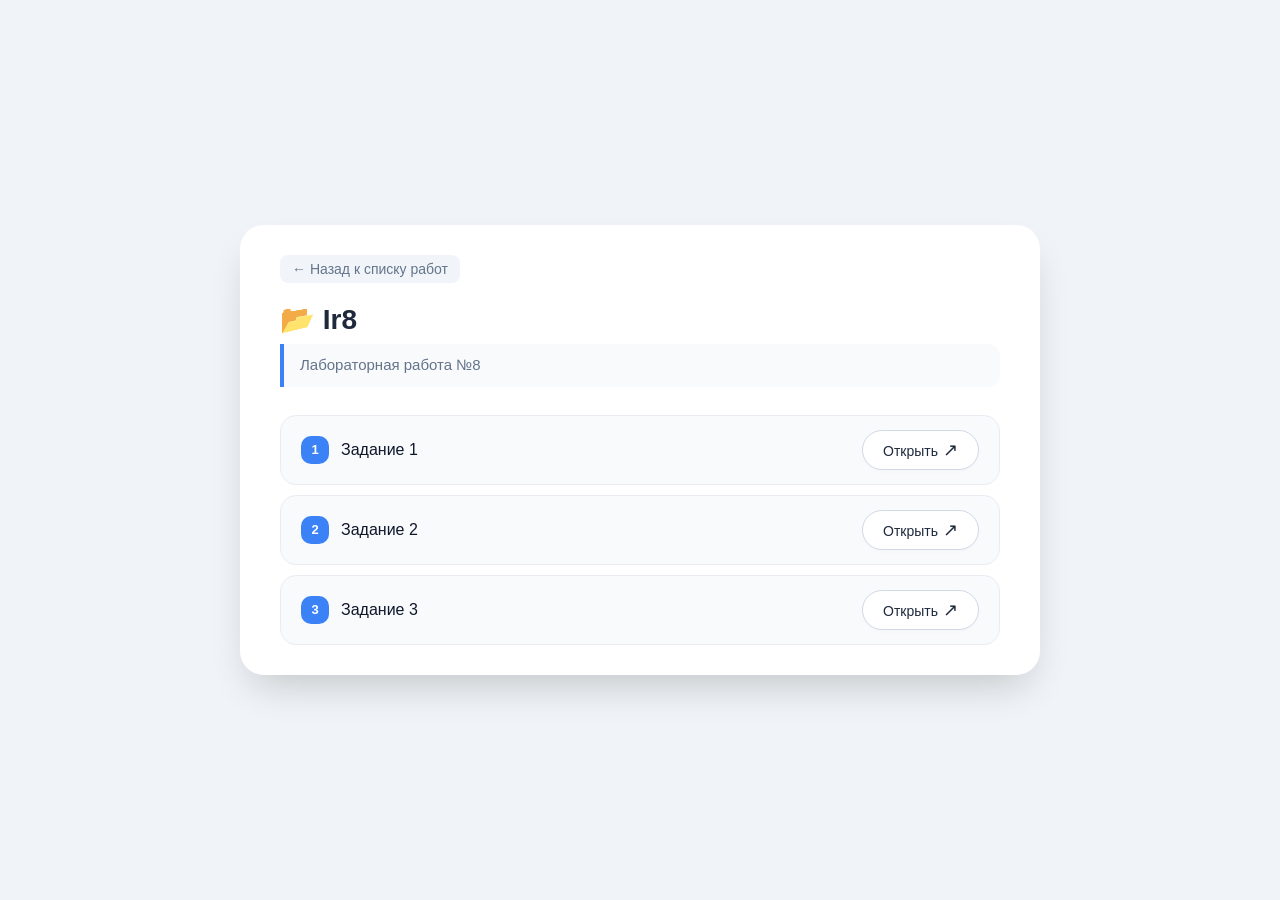
<file: index2.html>
<!DOCTYPE html>
<html lang="ru">
<head>
    <meta charset="UTF-8">
    <meta name="viewport" content="width=device-width, initial-scale=1.0">
    <title>Ir8 - Список заданий</title>
    <style>
        * {
            margin: 0;
            padding: 0;
            box-sizing: border-box;
        }

        body {
            font-family: 'Segoe UI', Tahoma, Geneva, Verdana, sans-serif;
            background: #f0f4f8;
            min-height: 100vh;
            display: flex;
            justify-content: center;
            align-items: center;
            padding: 20px;
        }

        .container {
            max-width: 800px;
            width: 100%;
            background: white;
            padding: 30px 40px;
            border-radius: 24px;
            box-shadow: 0 20px 40px -12px rgba(0, 0, 0, 0.2);
        }

        /* Кнопка "Назад" */
        .back-link {
            display: inline-flex;
            align-items: center;
            gap: 8px;
            color: #64748b;
            text-decoration: none;
            font-size: 14px;
            font-weight: 500;
            margin-bottom: 20px;
            transition: 0.2s;
            padding: 6px 12px;
            border-radius: 8px;
            background: #f1f5f9;
        }

        .back-link:hover {
            background: #e2e8f0;
            color: #0f172a;
            transform: translateX(-4px);
        }

        h1 {
            font-size: 28px;
            font-weight: 600;
            color: #1e293b;
            margin-bottom: 8px;
        }

        .subtitle {
            color: #64748b;
            font-size: 15px;
            margin-bottom: 28px;
            border-left: 4px solid #3b82f6;
            padding-left: 16px;
            background: #f8fafc;
            border-radius: 0 12px 12px 0;
            line-height: 1.5;
            padding: 10px 16px;
        }

        .lab-list {
            display: flex;
            flex-direction: column;
            gap: 10px;
        }

        .lab-item {
            display: flex;
            align-items: center;
            justify-content: space-between;
            background: #f8fafc;
            padding: 14px 20px;
            border-radius: 16px;
            transition: all 0.2s ease;
            border: 1px solid #e9edf2;
        }

        .lab-item:hover {
            background: #f1f5f9;
            border-color: #cbd5e1;
            transform: translateY(-2px);
            box-shadow: 0 6px 14px rgba(0, 0, 0, 0.04);
        }

        .lab-name {
            font-weight: 500;
            color: #0f172a;
            font-size: 16px;
            display: flex;
            align-items: center;
            gap: 12px;
        }

        .lab-index {
            display: inline-block;
            background: #3b82f6;
            color: white;
            font-weight: 600;
            font-size: 13px;
            width: 28px;
            height: 28px;
            border-radius: 10px;
            text-align: center;
            line-height: 28px;
            flex-shrink: 0;
        }

        .open-link {
            display: inline-block;
            background: white;
            padding: 8px 20px;
            border-radius: 40px;
            font-weight: 500;
            font-size: 14px;
            color: #1e293b;
            text-decoration: none;
            border: 1px solid #d1d9e6;
            transition: 0.15s;
            box-shadow: 0 2px 4px rgba(0,0,0,0.02);
        }

        .open-link::after {
            content: " ↗";
            font-size: 18px;
            transition: 0.2s;
        }

        .open-link:hover {
            background: #3b82f6;
            border-color: #3b82f6;
            color: white;
            box-shadow: 0 8px 16px -6px #3b82f680;
            transform: scale(1.02);
        }

        .open-link:hover::after {
            transform: translate(2px, -2px);
        }

        .open-link:active {
            transform: scale(0.96);
        }

        @media (max-width: 550px) {
            .container {
                padding: 20px;
            }
            .lab-item {
                flex-wrap: wrap;
                gap: 10px;
            }
            .lab-name {
                width: 100%;
            }
            .open-link {
                width: 100%;
                text-align: center;
                padding: 12px;
            }
            h1 {
                font-size: 22px;
            }
        }
    </style>
</head>
<body>

<div class="container">
    <!-- Кнопка "Назад" -->
    <a href="../index.html" class="back-link">← Назад к списку работ</a>
    
    <h1>📂 Ir8</h1>
    <div class="subtitle">
        Лабораторная работа №8 
    </div>

    <div class="lab-list">
        <!-- Задание 1 -->
        <div class="lab-item">
            <span class="lab-name">
                <span class="lab-index">1</span>
                Задание 1
            </span>
            <a href="lr5-8/z1/z1.html" class="open-link" target="_blank">Открыть</a>
        </div>

        <!-- Задание 2 -->
        <div class="lab-item">
            <span class="lab-name">
                <span class="lab-index">2</span>
                Задание 2
            </span>
            <a href="lr5-8/z2/z2.html" class="open-link" target="_blank">Открыть</a>
        </div>

        <!-- Задание 3 -->
        <div class="lab-item">
            <span class="lab-name">
                <span class="lab-index">3</span>
                Задание 3
            </span>
            <a href="lr5-8/z3/z3.html" class="open-link" target="_blank">Открыть</a>
        </div>
    </div>
</div>

</body>
</html>
</file>
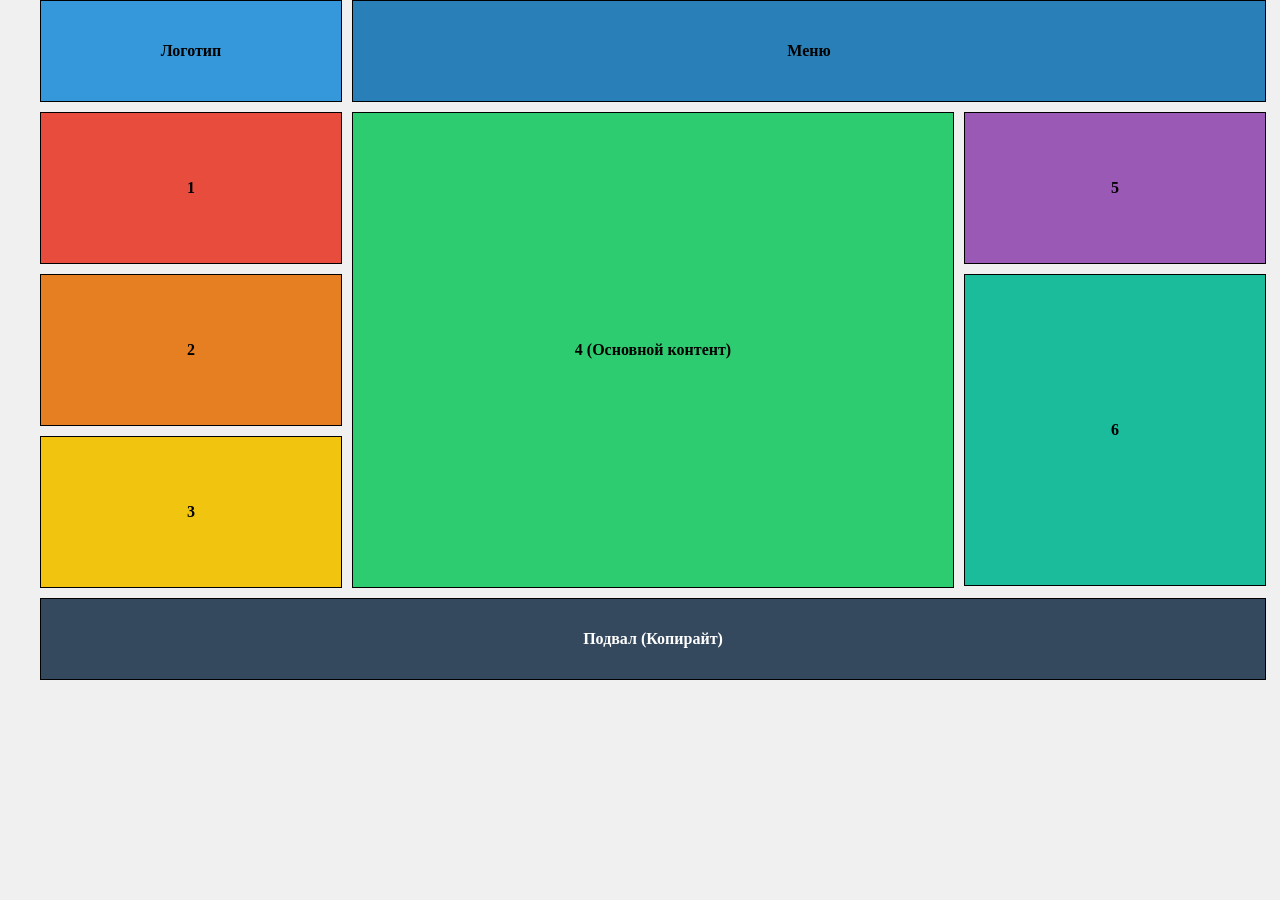
<file: lr5-8/z1/z1.html>
<!DOCTYPE html>
<html lang="ru">
<head>
    <meta charset="UTF-8">
    <title>Сильченко Владислав</title>
    <meta name="keywords" content="верстка, вариант 11, фикс">
    <style>
        body { background: #f0f0f0; margin: 0; display: flex; justify-content: center; }
        .wrapper { width: 1200px; display: grid; gap: 10px; grid-template-areas: 
            "header-left header-right header-right"
            "b1 b4 b5"
            "b2 b4 b6"
            "b3 b4 b6"
            "footer footer footer";
        }
        .header-left { grid-area: header-left; background: #3498db; height: 100px; }
        .header-right { grid-area: header-right; background: #2980b9; height: 100px; }
        footer { grid-area: footer; background: #34495e; height: 80px; color: white; }
        .b1 { grid-area: b1; background: #e74c3c; width: 300px; height: 150px; }
        .b2 { grid-area: b2; background: #e67e22; width: 300px; height: 150px; }
        .b3 { grid-area: b3; background: #f1c40f; width: 300px; height: 150px; }
        .b4 { grid-area: b4; background: #2ecc71; width: 600px; min-height: 470px; }
        .b5 { grid-area: b5; background: #9b59b6; width: 300px; height: 150px; }
        .b6 { grid-area: b6; background: #1abc9c; width: 300px; height: 310px; }
        .block { display: flex; align-items: center; justify-content: center; font-weight: bold; border: 1px solid #000; }
    </style>
</head>
<body>
    <div class="wrapper">
        <div class="block header-left">Логотип</div>
        <div class="block header-right">Меню</div>
        
        <div class="block b1">1</div>
        <div class="block b2">2</div>
        <div class="block b3">3</div>
        <div class="block b4">4 (Основной контент)</div>
        <div class="block b5">5</div>
        <div class="block b6">6</div>
        <footer class="block">Подвал (Копирайт)</footer>
    </div>
</body>
</html>
</file>
<file: lr8/style.css>
/* ==========================================================================
   СИСТЕМНЫЕ СТИЛИ ДЛЯ ЛАБОРАТОРНОЙ РАБОТЫ (СЕТКИ И МИКРОСЕТКИ)
   Предмет: Программные средства создания Интернет-приложений
   ПЗТ-42 — Группа ПЗТ-42-43 — ВАРИАНТ 18
   ========================================================================== */

/* ИМПОРТ ШРИФТОВ ДЛЯ ПРЕМИАЛЬНОГО ОФОРМЛЕНИЯ */
@import url('https://fonts.googleapis.com/css2?family=Space+Grotesk:wght@400;500;600;700&family=JetBrains+Mono:wght@400;500;700&family=Inter:wght@400;500;600;700&display=swap');

/* БАЗОВЫЙ СБРОС СТИЛЕЙ (RESET) */
* {
    box-sizing: border-box;
    margin: 0;
    padding: 0;
}

body {
    font-family: 'Inter', sans-serif;
    background-color: #0f172a; /* Роскошный темный фон космоса */
    color: #f1f5f9;
    min-height: 100vh;
    padding: 20px;
}

/* ГЛАВНЫЙ КОНТЕЙНЕР-ОБЕРТКА ШАБЛОНА */
.wrapper {
    max-width: 1400px;
    margin: 0 auto;
    background-color: #1e293b; /* Серый сланец */
    border-radius: 12px;
    overflow: hidden;
    box-shadow: 0 25px 50px -12px rgba(0, 0, 0, 0.5);
    border: 1px solid #334155;
    position: relative;
    display: flex;
    flex-direction: column;
}

/* ==========================================================================
   СЕТКА СТРАНИЦЫ (PAGE-LEVEL CSS GRID) — СЕМАНТИЧЕСКИЕ ЗОНЫ
   ========================================================================== */
.page-grid-container {
    display: grid;
    grid-template-areas:
        "header header header"
        "block1 block4 block5"
        "block2 block4 block5"
        "block3 block4 block6"
        "footer footer footer";
    grid-template-columns: 3fr 4fr 3fr; /* 30% 40% 30% */
    gap: 20px;
    padding: 25px;
    background-color: #0f172a; /* Темная подложка */
}

/* ПОЗИЦИОНИРОВАНИЕ БЛОКОВ ПО ЗОНАМ СЕТКИ */
header {
    grid-area: header;
}

.block-1 {
    grid-area: block1;
}

.block-2 {
    grid-area: block2;
}

.block-3 {
    grid-area: block3;
}

.block-4 {
    grid-area: block4;
}

.block-5 {
    grid-area: block5;
}

.block-6 {
    grid-area: block6;
}

footer {
    grid-area: footer;
}

/* ОФОРМЛЕНИЕ ШАПКИ САЙТА (HEADER) */
header {
    background-color: #1e293b;
    border-bottom: 3px solid #f97316; /* Фирменный оранжевый акцент */
    padding: 18px 30px;
    display: flex;
    justify-content: space-between;
    align-items: center;
    position: relative;
    border-radius: 8px 8px 0 0;
}

.logo {
    display: flex;
    align-items: center;
    gap: 10px;
}

.logo-icon {
    width: 24px;
    height: 24px;
    fill: #f97316;
}

.logo-text {
    font-family: 'Space Grotesk', sans-serif;
    font-size: 20px;
    font-weight: 700;
    letter-spacing: -0.5px;
    text-transform: uppercase;
    color: #f97316;
}

/* СТИЛИ КНОПКИ БУРГЕРА (ДЛЯ МОБИЛЬНЫХ) */
.menu-toggle-checkbox {
    display: none;
}

.burger-menu-btn {
    display: none;
    flex-direction: column;
    justify-content: space-between;
    width: 24px;
    height: 18px;
    cursor: pointer;
    z-index: 1010;
}

.burger-bar {
    width: 100%;
    height: 3px;
    background-color: #f8fafc;
    border-radius: 2px;
    transition: all 0.3s cubic-bezier(0.25, 0.8, 0.25, 1);
}

/* ГОРИЗОНТАЛЬНАЯ НАВИГАЦИЯ НА ДЕСКТОПЕ */
.nav-menu ul {
    list-style: none;
    display: flex;
    gap: 25px;
}

.nav-menu ul li a {
    color: #cbd5e1;
    text-decoration: none;
    font-size: 14px;
    font-weight: 500;
    transition: color 0.15s ease-in-out;
}

.nav-menu ul li a:hover {
    color: #f97316;
}

/* ОБЩИЙ СТИЛЬ ШАБЛОННЫХ БЛОКОВ (GRID BLOCKS) */
.grid-block {
    border-radius: 10px;
    padding: 20px;
    border-width: 1px;
    border-style: solid;
    position: relative;
    box-shadow: 0 4px 6px -1px rgba(0, 0, 0, 0.1);
    display: flex;
    flex-direction: column;
    justify-content: flex-start;
    overflow: hidden;
}

/* СЕМАНТИЧЕСКИЕ И ВИЗУАЛЬНЫЕ МАРКЕРЫ БЛОКОВ С РАЗНЫМИ ЦВЕТАМИ */
.block-badge {
    position: absolute;
    top: 10px;
    right: 12px;
    font-family: 'JetBrains Mono', monospace;
    font-size: 10px;
    font-weight: 700;
    letter-spacing: 1px;
    padding: 3px 8px;
    border-radius: 12px;
    text-transform: uppercase;
}

.block-title {
    font-family: 'Space Grotesk', sans-serif;
    font-size: 17px;
    font-weight: 600;
    margin-bottom: 12px;
    border-bottom: 1px solid rgba(255, 255, 255, 0.1);
    padding-bottom: 6px;
}

/* ИНДИВИДУАЛЬНОЕ ЦВЕТОВОЕ ОФОРМЛЕНИЕ ДЛЯ КАЖДОГО БЛОКА */
.block-1 {
    background-color: rgba(99, 102, 241, 0.08); /* Светлый ультрамарин */
    border-color: rgba(99, 102, 241, 0.3);
}
.block-1 .block-badge { background-color: rgba(99, 102, 241, 0.2); color: #818cf8; }
.block-1 .block-title { color: #818cf8; }

.block-2 {
    background-color: rgba(14, 165, 233, 0.08); /* Светлый лазурный */
    border-color: rgba(14, 165, 233, 0.3);
}
.block-2 .block-badge { background-color: rgba(14, 165, 233, 0.2); color: #38bdf8; }
.block-2 .block-title { color: #38bdf8; }

.block-3 {
    background-color: rgba(234, 179, 8, 0.06); /* Янтарный */
    border-color: rgba(234, 179, 8, 0.3);
}
.block-3 .block-badge { background-color: rgba(234, 179, 8, 0.2); color: #facc15; }
.block-3 .block-title { color: #facc15; }

.block-4 {
    background-color: rgba(16, 185, 129, 0.04); /* Изумрудная пастель под форму */
    border-color: rgba(16, 185, 129, 0.25);
    padding: 0; /* Форма наполнят блок */
}
.block-4 .block-badge { background-color: rgba(16, 185, 129, 0.2); color: #34d399; z-index: 10; }

.block-5 {
    background-color: rgba(244, 63, 94, 0.04); /* Розовый под карточку */
    border-color: rgba(244, 63, 94, 0.25);
    padding: 0; /* Карточка заполняет блок */
}
.block-5 .block-badge { background-color: rgba(244, 63, 94, 0.2); color: #fb7185; z-index: 10; }

.block-6 {
    background-color: rgba(249, 115, 22, 0.08); /* Оранжевый */
    border-color: rgba(249, 115, 22, 0.3);
}
.block-6 .block-badge { background-color: rgba(249, 115, 22, 0.2); color: #fb923c; }
.block-6 .block-title { color: #fb923c; }


/* ==========================================================================
   МИКРОСЕТКА И КОНТЕНТ ЗАДАНИЯ 4 — ПОЛЬЗОВАТЕЛЬСКАЯ ФОРМА (Вариант 18)
   ========================================================================== */
.delivery-form-card {
    width: 100%;
    height: 100%;
    display: flex;
    flex-direction: column;
}

/* Шапка формы */
.form-header-bar {
    background-color: rgba(16, 185, 129, 0.12);
    padding: 16px 20px;
    border-bottom: 1px solid rgba(16, 185, 129, 0.2);
}

.form-header-bar h2 {
    font-family: 'Space Grotesk', sans-serif;
    font-size: 16px;
    font-weight: 600;
    color: #34d399;
    letter-spacing: -0.2px;
}

/* Форма */
.form-body-content {
    padding: 24px;
    display: flex;
    flex-direction: column;
    gap: 14px;
}

.form-control-row {
    display: grid;
    grid-template-columns: 160px 1fr;
    gap: 15px;
    align-items: start;
}

.form-control-row label {
    text-align: right;
    font-size: 13px;
    font-weight: 500;
    color: #94a3b8;
    padding-top: 8px;
}

.input-field {
    width: 100%;
    padding: 8px 12px;
    font-size: 13px;
    background-color: #0f172a;
    border: 1px solid #334155;
    border-radius: 6px;
    color: #f8fafc;
    outline: none;
    transition: all 0.15s ease-in-out;
}

.input-field:focus {
    border-color: #34d399;
    background-color: #1e293b;
    box-shadow: 0 0 0 3px rgba(52, 211, 153, 0.15);
}

/* Для выпадающих списков select */
select.input-field {
    appearance: none;
    background-image: url("data:image/svg+xml;charset=UTF-8,%3csvg xmlns='http://www.w3.org/2000/svg' viewBox='0 0 24 24' fill='none' stroke='%2394a3b8' stroke-width='2' stroke-linecap='round' stroke-linejoin='round'%3e%3cpolyline points='6 9 12 15 18 9'%3e%3c/polyline%3e%3c/svg%3e");
    background-repeat: no-repeat;
    background-position: right 12px center;
    background-size: 14px;
    padding-right: 36px;
}

.street-inputs-wrapper {
    display: flex;
    flex-direction: column;
    gap: 8px;
}

.checkbox-alignment {
    grid-column: 2;
    display: flex;
    align-items: center;
    gap: 8px;
    margin-top: -4px;
}

.checkbox-alignment input[type="checkbox"] {
    width: 15px;
    height: 15px;
    accent-color: #34d399;
    cursor: pointer;
}

.checkbox-alignment label {
    text-align: left;
    font-size: 12px;
    color: #64748b;
    cursor: pointer;
    user-select: none;
    padding-top: 0;
}

/* Телефонная строка */
.phone-grid-inputs {
    display: flex;
    align-items: center;
    gap: 8px;
}

.phone-plus-sign {
    font-size: 14px;
    color: #64748b;
    font-weight: 700;
}

.phone-code-mini {
    width: 42px;
    text-align: center;
}

.phone-code-mid {
    width: 58px;
    text-align: center;
}

/* Автозаполняемый желтоватый фон для номера телефона */
.phone-num-yellow {
    flex-grow: 1;
    background-color: #fefcbf !important;
    color: #1a202c !important;
    border-color: #d69e2e !important;
    font-weight: 500;
}

.phone-num-yellow:focus {
    background-color: #fff !important;
}

/* Строка альтернативного телефона */
.phone-alternative-row {
    display: grid;
    grid-template-columns: 160px 1fr;
    gap: 15px;
    align-items: center;
}

.phone-alternative-row .or-divider-label {
    text-align: right;
    font-family: 'JetBrains Mono', monospace;
    font-size: 11px;
    color: #475569;
    text-transform: uppercase;
    font-weight: 700;
    letter-spacing: 0.5px;
}

/* Кнопки формы */
.form-actions-wrapper {
    display: grid;
    grid-template-columns: 160px 1fr;
    gap: 15px;
    margin-top: 10px;
}

.buttons-row {
    grid-column: 2;
    display: flex;
    gap: 12px;
}

/* Оранжевый батон градиента */
.btn-save-submit {
    flex-grow: 1;
    background-image: linear-gradient(135deg, #f97316 0%, #ea580c 100%);
    color: #ffffff;
    font-family: 'Space Grotesk', sans-serif;
    font-weight: 600;
    font-size: 13px;
    padding: 10px 20px;
    border: none;
    border-radius: 6px;
    cursor: pointer;
    text-transform: uppercase;
    letter-spacing: 0.5px;
    transition: all 0.15s ease-in-out;
}

.btn-save-submit:hover {
    filter: brightness(1.1);
    transform: translateY(-1px);
    box-shadow: 0 4px 12px rgba(234, 88, 12, 0.3);
}

.btn-cancel {
    background-color: #334155;
    color: #cbd5e1;
    font-family: 'Space Grotesk', sans-serif;
    font-weight: 500;
    font-size: 13px;
    padding: 10px 18px;
    border: 1px solid #475569;
    border-radius: 6px;
    cursor: pointer;
    transition: all 0.15s ease-in-out;
}

.btn-cancel:hover {
    background-color: #475569;
    color: #ffffff;
}


/* ==========================================================================
   МИКРОСЕТКА И КОНТЕНТ ЗАДАНИЯ 4 — КАРТОЧКА ТОВАРА ПОЛУСАПОЖКИ (Вариант 18)
   ========================================================================== */
.product-bento-card {
    width: 100%;
    height: 100%;
    display: flex;
    flex-direction: column;
}

/* Картинка */
.product-image-section {
    position: relative;
    width: 100%;
    background-color: #ffffff; /* Качественный контрастный белый */
    padding: 20px;
    display: flex;
    flex-direction: column;
    align-items: center;
    border-bottom: 1px solid rgba(255, 255, 255, 0.05);
}

.product-image-wrapper {
    width: 100%;
    aspect-ratio: 16 / 10;
    display: flex;
    align-items: center;
    justify-content: center;
    border-radius: 6px;
    overflow: hidden;
}

.boot-main-photo {
    max-width: 100%;
    max-height: 100%;
    object-fit: contain;
    mix-blend-mode: multiply; /* Мягкое вписание на белый фон */
    transition: transform 0.4s cubic-bezier(0.16, 1, 0.3, 1);
}

.product-image-section:hover .boot-main-photo {
    transform: scale(1.06);
}

/* Кнопка лупы (увеличительного стекла) */
.magnify-button {
    margin-top: 10px;
    display: flex;
    align-items: center;
    gap: 6px;
    background-color: #f1f5f9;
    border: 1px solid #cbd5e1;
    font-size: 11px;
    font-weight: 600;
    color: #475569;
    cursor: pointer;
    padding: 5px 10px;
    border-radius: 20px;
    transition: all 0.2s ease-in-out;
}

.magnify-button:hover {
    background-color: #e2e8f0;
    color: #0f172a;
    border-color: #94a3b8;
}

.magnify-icon {
    width: 12px;
    height: 12px;
    stroke: currentColor;
    fill: none;
    stroke-width: 3;
}

/* Свойства и описание */
.product-content-desc {
    padding: 24px;
    display: flex;
    flex-direction: column;
    flex-grow: 1;
}

.product-title {
    font-family: 'Space Grotesk', sans-serif;
    font-size: 20px;
    font-weight: 700;
    color: #f8fafc;
    margin-bottom: 2px;
}

.product-code-meta {
    font-family: 'JetBrains Mono', monospace;
    font-size: 11px;
    color: #64748b;
    margin-bottom: 14px;
}

.product-description-text {
    font-size: 13px;
    color: #94a3b8;
    line-height: 1.5;
    margin-bottom: 18px;
    text-align: justify;
}

/* Таблица свойств */
.properties-table {
    width: 100%;
    border-collapse: collapse;
    margin-top: auto; /* Прижим вниз */
    margin-bottom: 18px;
}

.property-item-row {
    border-top: 1px solid #334155;
}

.property-item-row:last-child {
    border-bottom: 1px solid #334155;
}

.property-label {
    text-align: left;
    width: 90px;
    padding: 8px 0;
    font-size: 12px;
    font-weight: 600;
    color: #cbd5e1;
}

.property-value {
    text-align: left;
    padding: 8px 0 8px 10px;
    font-size: 12px;
    color: #94a3b8;
}

/* Кнопка заказа в корзину */
.btn-buy-now {
    width: 100%;
    background-image: linear-gradient(135deg, #f43f5e 0%, #e11d48 100%);
    color: #ffffff;
    font-family: 'Space Grotesk', sans-serif;
    font-weight: 600;
    font-size: 13px;
    padding: 12px;
    border: none;
    border-radius: 6px;
    cursor: pointer;
    text-align: center;
    text-transform: uppercase;
    letter-spacing: 0.5px;
    box-shadow: 0 4px 10px rgba(225, 29, 72, 0.2);
    transition: all 0.15s ease-in-out;
}

.btn-buy-now:hover {
    filter: brightness(1.1);
    transform: translateY(-1px);
    box-shadow: 0 6px 15px rgba(225, 29, 72, 0.45);
}


/* ==========================================================================
   КОНТЕНТ ШАБЛОННЫХ ВСПОМОГАТЕЛЬНЫХ БЛОКОВ
   ========================================================================== */
.block-text {
    font-size: 13px;
    color: #94a3b8;
    line-height: 1.5;
}

/* Блок отзывов */
.review-text {
    font-style: italic;
    color: #e2e8f0;
    border-left: 3px solid #facc15;
    padding-left: 10px;
    margin-top: 5px;
}

.review-author {
    font-size: 11px;
    color: #facc15;
    margin-top: 8px;
    text-align: right;
    font-weight: 600;
}

/* Блок акций */
.action-countdown {
    margin-top: auto;
    background-color: rgba(249, 115, 22, 0.15);
    padding: 8px 12px;
    border-radius: 6px;
    border: 1px dashed rgba(249, 115, 22, 0.3);
    text-align: center;
}

.countdown-label {
    font-size: 10px;
    color: #fb923c;
    text-transform: uppercase;
    font-weight: 700;
    margin-bottom: 2px;
}

.countdown-digits {
    font-family: 'JetBrains Mono', monospace;
    font-weight: 700;
    font-size: 15px;
    color: #ffffff;
}


/* ==========================================================================
   ПОДВАЛ САЙТА (FOOTER)
   ========================================================================== */
footer {
    background-color: #1e293b;
    border-top: 3px solid #f97316;
    padding: 20px 30px;
    display: flex;
    justify-content: space-between;
    align-items: center;
    flex-wrap: wrap;
    gap: 15px;
    border-radius: 0 0 8px 8px;
}

.copyright-info {
    font-size: 13px;
    color: #cbd5e1;
}

.social-links {
    display: flex;
    gap: 15px;
    list-style: none;
}

.social-links a {
    color: #94a3b8;
    text-decoration: none;
    font-size: 13px;
    font-weight: 500;
    transition: color 0.15s ease-in-out;
}

.social-links a:hover {
    color: #f97316;
}


/* ==========================================================================
   АДАПТИВНОСТЬ И МЕДИА-ЗАПРОСЫ (RESPONSIVE STATES)
   ========================================================================== */

/* 1. Планшетный вариант (от 481px до 1024px) */
@media (max-width: 1024px) {
    .page-grid-container {
        grid-template-areas:
            "header header"
            "block1  block4"
            "block2  block4"
            "block3  block4"
            "block5  block6"
            "footer footer";
        grid-template-columns: 1fr 1fr; /* 50% 50% */
        gap: 20px;
        padding: 20px;
    }

    .burger-menu-btn {
        display: flex; /* Показываем бургер также на планшетах для компактности */
    }

    .nav-menu {
        position: absolute;
        top: 65px;
        left: 0;
        width: 100%;
        background-color: #1e293b;
        border-bottom: 3px solid #f97316;
        max-height: 0;
        overflow: hidden;
        transition: max-height 0.3s cubic-bezier(0.4, 0, 0.2, 1);
        z-index: 1000;
        box-shadow: 0 10px 15px rgba(0, 0, 0, 0.3);
    }

    .nav-menu ul {
        flex-direction: column;
        padding: 20px;
        gap: 12px;
        align-items: center;
    }

    .nav-menu ul li a {
        font-size: 15px;
        display: block;
        width: 100%;
        text-align: center;
    }

    /* Раскрытие меню */
    .menu-toggle-checkbox:checked ~ .nav-menu {
        max-height: 280px;
    }

    /* Анимации крестика */
    .menu-toggle-checkbox:checked ~ .burger-menu-btn .burger-bar:nth-child(1) {
        transform: translateY(7.5px) rotate(45deg);
        background-color: #f97316;
    }
    .menu-toggle-checkbox:checked ~ .burger-menu-btn .burger-bar:nth-child(2) {
        opacity: 0;
    }
    .menu-toggle-checkbox:checked ~ .burger-menu-btn .burger-bar:nth-child(3) {
        transform: translateY(-7.5px) rotate(-45deg);
        background-color: #f97316;
    }
}

/* 2. Мобильный вариант (меньше или равно 480px) */
@media (max-width: 480px) {
    body {
        padding: 5px;
    }

    .wrapper {
        border-radius: 6px;
    }

    .page-grid-container {
        display: grid;
        grid-template-columns: minmax(0, 1fr) minmax(0, 1fr);
        gap: 12px;
        padding: 12px;
    }

    /* СКРЫВАЕМ БЛОК 4 НА МОБИЛЬНЫХ ДЛЯ ЭКРАНОВ 320px—480px */
    .block-4 {
        display: none !important;
    }

    /* Явное позиционирование блоков во избежание проблем с grid-template-areas */
    header,
    footer,
    .block-1,
    .block-2,
    .block-3 {
        grid-column: span 2 !important;
    }

    .block-5 {
        grid-column: 1 / 2 !important;
    }

    .block-6 {
        grid-column: 2 / 3 !important;
    }

    /* Уменьшение размеров в блоках для компактности */
    .grid-block {
        padding: 10px;
    }

    .block-badge {
        top: 6px;
        right: 6px;
        font-size: 8px;
        padding: 2px 6px;
    }

    .block-title {
        font-size: 13px;
        margin-bottom: 6px;
    }

    .block-text {
        font-size: 11px;
    }

    /* Карточка товара на мобильном — делаем её ультра-компактной для идеального 50%/50% размещения */
    .product-image-section {
        padding: 6px;
    }

    .product-image-wrapper {
        aspect-ratio: 1 / 1 !important;
    }

    .boot-main-photo {
        max-height: 80px;
    }

    /* Скрываем кнопку лупы на маленьких мобильных, чтобы сэкономить место */
    .magnify-button {
        display: none !important;
    }

    .product-content-desc {
        padding: 8px;
    }

    .product-title {
        font-size: 13px;
        margin-bottom: 2px;
    }

    .product-code-meta {
        font-size: 9px;
        margin-bottom: 6px;
    }

    /* Ограничиваем описание товара 2 строчками, чтобы уместиться во фрейм */
    .product-description-text {
        font-size: 10px;
        line-height: 1.3;
        margin-bottom: 6px;
        display: -webkit-box !important;
        -webkit-line-clamp: 2 !important;
        -webkit-box-orient: vertical !important;
        overflow: hidden !important;
    }

    /* Адаптируем таблицу характеристик под мини-формат */
    .properties-table {
        margin-bottom: 8px;
    }

    .property-label, .property-value {
        font-size: 9px;
        padding: 2px 0;
    }
    
    .property-label {
        width: 45px;
    }

    .btn-buy-now {
        font-size: 10px;
        padding: 6px;
        margin-top: auto;
    }

    /* Блок 6: Оптимизируем под компактное 50% размещение рядом с карточкой */
    .block-6 {
        display: flex;
        flex-direction: column;
        justify-content: space-between;
    }

    .block-6 .block-text {
        font-size: 10px;
        line-height: 1.3;
        display: flex;
        flex-direction: column;
        gap: 6px;
        justify-content: space-between;
        height: 100%;
    }

    .action-countdown {
        padding: 6px;
        margin-top: auto;
    }

    .countdown-label {
        font-size: 8px;
    }

    .countdown-digits {
        font-size: 11px;
    }

    /* Подвал на мобильном */
    footer {
        flex-direction: column;
        align-items: center;
        text-align: center;
        padding: 15px;
        gap: 10px;
    }

    .copyright-info {
        font-size: 11px;
    }

    .social-links {
        gap: 12px;
    }

    .social-links a {
        font-size: 11px;
    }
}
</file>
<file: pr1/style.css>
/* ==========================================================================
   UNT (UralNefteTrans) Brand CSS - Faithful Reconstruction
   Re-crafted with pixel-level alignment to match provided Figma screens.
   ========================================================================== */

/* Universal Reset & Base Settings */
* {
  margin: 0;
  padding: 0;
  box-sizing: border-box;
}

body {
  font-family: 'Inter', -apple-system, BlinkMacSystemFont, "Segoe UI", Roboto, sans-serif;
  background-color: #ffffff;
  color: #1a1a1a;
  min-height: 100vh;
}

/* ==========================================================================
   HEADER MODULE STYLING
   ========================================================================== */
.header {
  width: 100%;
  background: linear-gradient(to right, #4681d0 0%, #2e62ab 50%, #225199 100%);
  color: #ffffff;
  padding: 24px 0 16px 0;
  box-shadow: 0 4px 20px rgba(34, 81, 153, 0.15);
}

.header-container {
  width: 100%;
  max-width: 1240px;
  margin: 0 auto;
  padding: 0 24px;
}

/* Header row layout */
.header-top {
  display: flex;
  justify-content: space-between;
  align-items: center;
  flex-wrap: wrap;
  gap: 24px;
}

/* Brand Logo Layout */
.logo-box {
  display: flex;
  align-items: flex-end;
  gap: 12px;
  text-decoration: none;
  cursor: pointer;
}

.logo-unt {
  display: flex;
  flex-direction: column;
  align-items: flex-start;
  position: relative;
}

.logo-text {
  font-family: 'Playfair Display', Georgia, serif;
  font-size: 44px;
  font-weight: 700;
  line-height: 0.8;
  letter-spacing: -0.5px;
  color: #ffffff;
}

.logo-lines {
  width: 100%;
  margin-top: 5px;
  display: flex;
  flex-direction: column;
  gap: 2px;
}

.logo-line-thick {
  width: 100%;
  height: 3px;
  background-color: #ffffff;
}

.logo-line-thin {
  width: 100%;
  height: 1px;
  background-color: rgba(255, 255, 255, 0.7);
}

.logo-subtext {
  font-family: 'Inter', sans-serif;
  font-size: 11px;
  font-weight: 500;
  text-transform: uppercase;
  letter-spacing: 0.5px;
  color: rgba(255,255,255,0.95);
  padding-bottom: 2px;
  margin-left: 2px;
  white-space: nowrap;
}

/* Right Header Block Items */
.info-blocks {
  display: flex;
  align-items: center;
  flex-wrap: wrap;
  gap: 32px;
}

.info-item {
  display: flex;
  align-items: center;
  gap: 10px;
  color: #ffffff;
}

.info-icon {
  display: flex;
  align-items: center;
  justify-content: center;
}

.info-content {
  display: flex;
  align-items: center;
  gap: 6px;
  font-size: 13.5px;
  line-height: 1.4;
}

/* Text stacked layout */
.text-lines {
  display: flex;
  flex-direction: column;
  align-items: flex-start;
  gap: 1px;
}

.text-line-primary {
  font-weight: 500;
  opacity: 0.85;
}

.text-line-secondary {
  font-weight: 400;
  opacity: 0.95;
}

.text-dim {
  opacity: 0.75;
}

/* Interactive selector with dashed underline link */
.location-selector {
  cursor: pointer;
  padding: 4px 8px;
  margin-left: -8px;
  border-radius: 4px;
  transition: background-color 0.2s ease;
}

.location-selector:hover {
  background-color: rgba(255, 255, 255, 0.08);
}

.location-link {
  font-weight: 500;
  border-bottom: 1px dashed rgba(255, 255, 255, 0.7);
}

.chevron-icon {
  opacity: 0.75;
}

/* Call Number Style */
.phone-link {
  color: #ffffff;
  text-decoration: none;
  font-weight: 600;
  font-size: 14.5px;
  letter-spacing: 0.2px;
  transition: opacity 0.2s ease;
}

.phone-link:hover {
  opacity: 0.88;
}

/* Ghost Action Button */
.btn-connect {
  display: flex;
  align-items: center;
  gap: 8px;
  background-color: transparent;
  border: 1px solid rgba(255, 255, 255, 0.45);
  border-radius: 4px;
  padding: 8px 18px;
  color: #ffffff;
  font-family: inherit;
  font-size: 13.5px;
  font-weight: 500;
  cursor: pointer;
  transition: all 0.2s ease;
}

.btn-connect:hover {
  background-color: rgba(255, 255, 255, 0.1);
  border-color: #ffffff;
}

/* Navigation Grid Lines separator */
.header-divider {
  width: 100%;
  height: 1px;
  background-color: rgba(255, 255, 255, 0.18);
  margin: 18px 0;
}

/* Bottom Nav Links list */
.header-nav {
  width: 100%;
}

.nav-list {
  display: flex;
  justify-content: space-between;
  align-items: center;
  list-style: none;
  gap: 16px;
  flex-wrap: wrap;
}

.nav-link {
  color: rgba(255, 255, 255, 0.82);
  text-decoration: none;
  font-size: 13.5px;
  font-weight: 400;
  letter-spacing: 0.2px;
  transition: all 0.2s ease;
  padding: 4px 0;
  position: relative;
  display: inline-block;
}

.nav-link:hover {
  color: #ffffff;
}

.nav-link::after {
  content: '';
  position: absolute;
  width: 0;
  height: 1px;
  bottom: 0;
  left: 0;
  background-color: #ffffff;
  transition: width 0.2s ease;
  opacity: 0.5;
}

.nav-link:hover::after {
  width: 100%;
}

/* Active Highlight state format (Заказчики) */
.nav-link.active {
  color: #ffffff;
  font-weight: 700;
}

.nav-link.active::after {
  width: 100%;
  height: 2px;
  bottom: 0;
  left: 0;
  opacity: 0.95;
}


/* ==========================================================================
   MAIN PAGE LAYOUT SPACE
   ========================================================================== */
.page-container {
  width: 100%;
  max-width: 1240px;
  margin: 0 auto;
  padding: 0 24px;
}

/* Breadcrumbs text labels spanning full width above showcase grid */
.breadcrumbs {
  margin: 28px 0 24px 0;
  font-family: 'Inter', sans-serif;
  font-size: 14px;
  color: #1a1a1a;
  display: flex;
  align-items: center;
  flex-wrap: wrap;
}

.crumb-link {
  color: #1a1a1a;
  text-decoration: none;
  font-weight: 400;
  transition: opacity 0.15s ease;
}

.crumb-link:hover {
  opacity: 0.7;
}

.crumb-separator {
  margin: 0 10px;
  color: #1a1a1a;
  font-weight: 400;
}

.crumb-active {
  color: #1a1a1a;
  font-weight: 700;
}


/* ==========================================================================
   TOP ROW CATEGORY CARDS (Horizontal row matching screenshot)
   ========================================================================== */
.category-cards-row {
  display: flex;
  align-items: stretch;
  gap: 16px;
  margin-bottom: 24px;
  width: 100%;
}

/* Block style Category tiles layout configuration */
.top-card {
  flex: 1;
  height: 84px;
  border-radius: 4px;
  border: 2px solid #ffffff; /* Heavy white borders match precisely */
  box-shadow: 0 4px 15px rgba(0, 0, 0, 0.1);
  display: flex;
  align-items: center;
  justify-content: center;
  text-align: center;
  padding: 10px;
  color: #ffffff;
  transition: all 0.25s cubic-bezier(0.16, 1, 0.3, 1);
  cursor: pointer;
  user-select: none;
}

.top-card:hover {
  transform: translateY(-3px);
  box-shadow: 0 10px 24px rgba(0, 0, 0, 0.2);
}

.top-card-title {
  font-family: 'Inter', sans-serif;
  font-size: 13.5px;
  font-weight: 700;
  letter-spacing: 0.5px;
  line-height: 1.35;
}

/* Standard underline class decoration */
.underlined-text {
  text-decoration: underline;
  text-decoration-thickness: 2px;
  text-underline-offset: 4px;
}

/* Individual card colors to match mockups exactly */
.card-teal {
  background-color: #21999b;
}

.card-cyan {
  background: linear-gradient(135deg, #0b7595 0%, #08627e 100%);
}

.card-blue {
  background: linear-gradient(135deg, #0e59a3 0%, #0a4f92 100%);
}

.card-slate {
  background: linear-gradient(135deg, #4451a4 0%, #38438b 100%);
}

.card-purple {
  background: linear-gradient(135deg, #5e3ab1 0%, #4f3096 100%);
}

/* Active indicator tab */
.active-card {
  box-shadow: 0 4px 20px rgba(33, 153, 155, 0.35);
}


/* ==========================================================================
   GIANT INTEGRATED TEAL HERO BANNER
   ========================================================================== */
.hero-teal-banner {
  background-color: #21999b;
  border-radius: 6px;
  padding: 44px 56px;
  margin-bottom: 28px;
  display: flex;
  align-items: center;
  justify-content: space-between;
  gap: 48px;
  width: 100%;
  box-shadow: 0 10px 28px rgba(33, 153, 155, 0.2);
  position: relative;
  overflow: hidden;
}

/* Floating product mockup holder */
.banner-product-showcase {
  flex: 1.1;
  max-width: 330px;
  display: flex;
  align-items: center;
  justify-content: center;
}

.product-badge-frame {
  width: 100%;
  display: flex;
  align-items: center;
  justify-content: center;
  transition: transform 0.4s cubic-bezier(0.16, 1, 0.3, 1);
}

.product-badge-frame:hover {
  transform: scale(1.035) rotate(-0.5deg);
}

.product-badge-img {
  width: 100%;
  height: auto;
  object-fit: contain;
  /* Multiply blending completely drops plain clear white backgrounds of JPG onto solid teal background */
  mix-blend-mode: multiply;
  filter: contrast(1.02) saturate(1.05) brightness(1.01);
}

/* Promotional text elements and 4 benefit icons */
.banner-promotional-content {
  flex: 2;
  display: flex;
  flex-direction: column;
  justify-content: center;
  gap: 36px;
}

/* Bold white promo header text */
.promotion-title {
  font-family: 'Inter', sans-serif;
  font-size: 32px;
  font-weight: 800;
  color: #ffffff;
  line-height: 1.25;
  letter-spacing: 0.3px;
  text-transform: uppercase;
}

/* Badge collections holding benefits */
.features-row {
  display: flex;
  align-items: flex-start;
  justify-content: space-between;
  gap: 16px;
  width: 100%;
}

.feature-badge {
  flex: 1;
  display: flex;
  flex-direction: column;
  align-items: center;
  text-align: center;
  color: #ffffff;
  transition: transform 0.2s ease;
  user-select: none;
}

/* Hollow clean circles with border */
.feature-badge-icon {
  width: 58px;
  height: 58px;
  border-radius: 50%;
  background-color: rgba(255, 255, 255, 0.1);
  border: 1.5px solid rgba(255, 255, 255, 0.4);
  display: flex;
  align-items: center;
  justify-content: center;
  margin-bottom: 14px;
  transition: all 0.3s cubic-bezier(0.16, 1, 0.3, 1);
  color: #ffffff;
}

.feature-badge-icon svg {
  width: 28px;
  height: 28px;
  stroke: #ffffff;
}

/* Scale badge on hover */
.feature-badge:hover {
  transform: translateY(-2px);
}

.feature-badge:hover .feature-badge-icon {
  background-color: rgba(255, 255, 255, 0.22);
  border-color: #ffffff;
  box-shadow: 0 0 16px rgba(255, 255, 255, 0.2);
  transform: scale(1.08);
}

.feature-badge-text {
  font-family: 'Inter', sans-serif;
  font-size: 13.5px;
  font-weight: 600;
  line-height: 1.4;
  letter-spacing: 0.2px;
  color: #ffffff;
}


/* ==========================================================================
   BOTTOM TABS CONTAINERS PILLS
   ========================================================================== */
.tabs-container {
  width: 100%;
  margin-top: 12px;
  margin-bottom: 54px;
}

.filter-tabs {
  display: flex;
  align-items: center;
  gap: 16px;
  flex-wrap: wrap;
}

.filter-btn {
  background-color: #949599;
  color: #ffffff;
  border: none;
  border-radius: 4px;
  padding: 11px 24px;
  font-family: 'Inter', sans-serif;
  font-size: 13.5px;
  font-weight: 500;
  cursor: pointer;
  transition: all 0.2s cubic-bezier(0.16, 1, 0.3, 1);
  box-shadow: 0 2px 8px rgba(0, 0, 0, 0.05);
}

.filter-btn:hover {
  background-color: #828387;
  transform: translateY(-1px);
}

.filter-btn:active {
  transform: translateY(0);
}

/* Teal Active filter item styling */
.filter-btn.active {
  background-color: #21999b;
  font-weight: 600;
  box-shadow: 0 4px 12px rgba(33, 153, 155, 0.25);
}

.filter-btn.active:hover {
  background-color: #1b8183;
}


/* ==========================================================================
   PRODUCT SHOWROOM GRID & CARDS
   ========================================================================== */
.product-catalog-grid {
  display: grid;
  grid-template-columns: repeat(4, 1fr);
  gap: 20px;
  width: 100%;
  margin-top: 10px;
  margin-bottom: 64px;
}

.product-card {
  background-color: #ffffff;
  border: 1px solid #e1e4e8;
  border-radius: 4px;
  box-shadow: 0 4px 12px rgba(0, 0, 0, 0.04);
  display: flex;
  flex-direction: column;
  justify-content: space-between;
  overflow: hidden;
  transition: all 0.35s cubic-bezier(0.16, 1, 0.3, 1);
}

/* Hover/active card mock state (matches first card in the screenshot) */
.product-card.active-hover,
.product-card:hover {
  background-color: #f3f6f9;
  border-color: #cbd5e1;
  box-shadow: 0 8px 18px rgba(0, 0, 0, 0.08);
  transform: translateY(-2px);
}

.product-card-header {
  padding: 24px 20px 12px 20px;
  text-align: center;
}

.product-card-title {
  font-family: 'Inter', sans-serif;
  font-size: 14px;
  font-weight: 700;
  color: #1a1a1a;
  line-height: 1.4;
  letter-spacing: 0.1px;
}

.product-card-body {
  flex: 1;
  display: flex;
  align-items: center;
  justify-content: center;
  padding: 10px 20px 24px 20px;
}

.product-img-wrapper {
  width: 100%;
  max-width: 180px;
  aspect-ratio: 0.9;
  display: flex;
  align-items: center;
  justify-content: center;
  transition: transform 0.3s cubic-bezier(0.16, 1, 0.3, 1);
}

.product-card:hover .product-img-wrapper {
  transform: scale(1.05);
}

.product-img {
  max-width: 100%;
  max-height: 100%;
  object-fit: contain;
}

.product-card-footer {
  padding: 18px 20px 22px 20px;
  border-top: 1px solid #f1f2f4;
  display: flex;
  flex-direction: column;
  gap: 11px;
}

.spec-line {
  display: flex;
  justify-content: space-between;
  align-items: baseline;
  font-size: 13.5px;
  line-height: 1.3;
}

.spec-key {
  color: #64748b;
  font-weight: 400;
}

.spec-val {
  color: #1a1a1a;
  font-weight: 700; /* bold as in figma render */
  text-align: right;
}

/* Bold highlighted price format */
.highlight-val {
  font-weight: 800;
  color: #0f172a;
}


/* ==========================================================================
   RESPONSIVENESS AND TABLET FRAME ADAPTABILITY
   ========================================================================== */
@media (max-width: 1100px) {
  .nav-list {
    justify-content: flex-start;
    gap: 20px;
  }
}

@media (max-width: 1000px) {
  .hero-teal-banner {
    flex-direction: column;
    padding: 36px;
    gap: 36px;
  }
  .banner-product-showcase {
    max-width: 280px;
  }
  .promotion-title {
    font-size: 26px;
    text-align: center;
  }
  .features-row {
    justify-content: center;
    gap: 24px;
    flex-wrap: wrap;
  }
  .feature-badge {
    flex: none;
    width: 40%;
  }
  .category-cards-row {
    flex-wrap: wrap;
    justify-content: center;
  }
  .top-card {
    flex: none;
    width: 45%;
  }
  .product-catalog-grid {
    grid-template-columns: repeat(2, 1fr);
    gap: 16px;
  }
}

@media (max-width: 768px) {
  .header {
    padding: 20px 0 14px 0;
  }
  .header-top {
    flex-direction: column;
    align-items: flex-start;
    gap: 20px;
  }
  .info-blocks {
    width: 100%;
    justify-content: space-between;
    gap: 16px;
  }
  .header-divider {
    margin: 14px 0;
  }
}

@media (max-width: 600px) {
  .info-blocks {
    flex-direction: column;
    align-items: flex-start;
    gap: 14px;
  }
  .btn-connect {
    width: 100%;
    justify-content: center;
    padding: 10px 0;
  }
  .top-card {
    width: 100%;
  }
  .features-row {
    flex-direction: column;
    align-items: center;
    gap: 20px;
  }
  .feature-badge {
    width: 100%;
  }
  .filter-tabs {
    flex-direction: column;
    align-items: stretch;
  }
  .filter-btn {
    width: 100%;
    text-align: center;
  }
  .product-catalog-grid {
    grid-template-columns: 1fr;
    gap: 16px;
  }
}

/* ==========================================================================
   ORDER FORM CARD MODULE (MATCHING FIGMA SCREENSHOT)
   ========================================================================== */
.order-form-container {
  width: 100%;
  margin: 64px 0;
}

.order-form-card {
  width: 100%;
  background-color: #ffffff;
  border: 1px solid #e2e8f0;
  border-radius: 8px;
  padding: 48px;
  box-shadow: 0 10px 30px rgba(0, 0, 0, 0.04);
  position: relative;
}

.order-form-title {
  font-family: 'Inter', sans-serif;
  font-size: 26px;
  font-weight: 700;
  color: #1e293b;
  text-align: center;
  margin-bottom: 40px;
  letter-spacing: -0.5px;
  line-height: 1.3;
}

.order-grid {
  display: grid;
  grid-template-columns: 1fr 1.05fr;
  gap: 40px;
  margin-bottom: 32px;
}

.order-col {
  display: flex;
  flex-direction: column;
  gap: 24px;
}

.form-group {
  display: flex;
  flex-direction: column;
  gap: 8px;
  position: relative;
}

.form-label {
  font-family: 'Inter', sans-serif;
  font-size: 14.5px;
  font-weight: 600;
  color: #334155;
  line-height: 1.4;
}

.form-label.font-bold {
  font-weight: 700;
}

.form-control {
  width: 100%;
  background-color: #fafbfc;
  border: 1px solid #cbd5e1;
  border-radius: 4px;
  padding: 10px 14px;
  font-family: inherit;
  font-size: 14.5px;
  color: #1e293b;
  transition: all 0.2s cubic-bezier(0.16, 1, 0.3, 1);
}

.form-control::placeholder {
  color: #94a3b8;
  font-size: 13.5px;
}

.form-control:focus {
  outline: none;
  border-color: #3b82f6;
  background-color: #ffffff;
  box-shadow: 0 0 0 3px rgba(59, 130, 246, 0.12);
}

.form-control.text-area {
  resize: vertical;
  min-height: 120px;
}

/* File Upload styling */
.upload-btn-wrapper {
  margin-top: 12px;
  display: flex;
  align-items: center;
  gap: 16px;
  flex-wrap: wrap;
}

.btn-upload {
  background-color: #ffffff;
  border: 1px solid #94a3b8;
  color: #334155;
  border-radius: 4px;
  padding: 8px 16px;
  font-size: 13.5px;
  font-weight: 500;
  cursor: pointer;
  display: inline-flex;
  align-items: center;
  transition: all 0.2s ease;
}

.btn-upload:hover {
  background-color: #f8fafc;
  border-color: #475569;
}

/* Contact information row */
.contact-fields-row {
  display: grid;
  grid-template-columns: repeat(4, 1fr);
  gap: 12px;
  width: 100%;
}

.contact-field {
  display: flex;
  flex-direction: column;
  gap: 4px;
}

.field-sublabel {
  font-family: 'Inter', sans-serif;
  font-size: 12px;
  font-weight: 500;
  color: #64748b;
}

/* Custom Radios Row */
.radio-group-row {
  display: flex;
  align-items: center;
  gap: 20px;
  flex-wrap: wrap;
  margin-top: 4px;
}

.custom-radio-container {
  display: inline-flex;
  align-items: center;
  gap: 8px;
  cursor: pointer;
  padding: 4px 6px 4px 0;
  user-select: none;
}

.radio-label {
  font-family: 'Inter', sans-serif;
  font-size: 14px;
  font-weight: 500;
  color: #334155;
  transition: color 0.2s ease;
}

.custom-radio-container:hover .radio-label {
  color: #1e293b;
}

.form-radio {
  appearance: none;
  -webkit-appearance: none;
  width: 18px;
  height: 18px;
  border: 2px solid #cbd5e1;
  border-radius: 50%;
  outline: none;
  cursor: pointer;
  display: inline-flex;
  align-items: center;
  justify-content: center;
  position: relative;
  transition: all 0.2s cubic-bezier(0.16, 1, 0.3, 1);
  background-color: #ffffff;
  margin: 0;
}

.form-radio:hover {
  border-color: #3b82f6;
}

.form-radio:checked {
  border-color: #3b82f6;
  background-color: #ffffff;
}

.form-radio:checked::after {
  content: '';
  width: 8px;
  height: 8px;
  background-color: #3b82f6;
  border-radius: 50%;
  display: block;
}

/* Spacers */
.mt-medium { margin-top: 16px; }
.mt-large { margin-top: 24px; }
.mt-small { margin-top: 10px; }
.block { display: block; }
.justify-center { justify-content: center; }

/* Middle segment contact timing */
.order-middle {
  width: 100%;
  text-align: center;
  background-color: #f8fafc;
  border-radius: 6px;
  padding: 18px 24px;
}

.form-footer-divider {
  width: 100%;
  height: 1px;
  background-color: #e2e8f0;
  margin: 32px 0;
}

/* Bottom Action segments */
.order-bottom-row {
  display: flex;
  justify-content: space-between;
  align-items: center;
  flex-wrap: wrap;
  gap: 24px;
}

.custom-checkbox-container {
  display: inline-flex;
  align-items: center;
  gap: 10px;
  cursor: pointer;
  user-select: none;
}

.checkbox-label {
  font-family: 'Inter', sans-serif;
  font-size: 14px;
  font-weight: 500;
  color: #334155;
}

.form-checkbox {
  appearance: none;
  -webkit-appearance: none;
  width: 20px;
  height: 20px;
  border: 1px solid #cbd5e1;
  border-radius: 4px;
  outline: none;
  cursor: pointer;
  display: inline-flex;
  align-items: center;
  justify-content: center;
  position: relative;
  transition: all 0.2s ease;
  background-color: #ffffff;
}

.form-checkbox:hover {
  border-color: #3b82f6;
}

.form-checkbox:checked {
  border-color: #3b82f6;
  background-color: #3b82f6;
}

.form-checkbox:checked::after {
  content: '✓';
  color: #ffffff;
  font-size: 13px;
  font-weight: bold;
  display: block;
}

.btn-submit-order {
  background: linear-gradient(to right, #417fd0, #5da0eb);
  color: #ffffff;
  border: none;
  border-radius: 4px;
  padding: 14px 40px;
  font-family: 'Inter', sans-serif;
  font-size: 15px;
  font-weight: 600;
  cursor: pointer;
  transition: all 0.2s cubic-bezier(0.16, 1, 0.3, 1);
  box-shadow: 0 4px 14px rgba(71, 142, 230, 0.35);
}

.btn-submit-order:hover {
  transform: translateY(-2px);
  box-shadow: 0 6px 20px rgba(71, 142, 230, 0.45);
  background: linear-gradient(to right, #3573c4, #4e91db);
}

.btn-submit-order:active {
  transform: translateY(0);
}

/* Success modal window overlays */
.order-success-overlay {
  position: absolute;
  top: 0;
  left: 0;
  width: 100%;
  height: 100%;
  background-color: rgba(255, 255, 255, 0.96);
  border-radius: 8px;
  display: flex;
  align-items: center;
  justify-content: center;
  z-index: 10;
  padding: 24px;
}

.success-card {
  text-align: center;
  max-width: 440px;
  display: flex;
  flex-direction: column;
  align-items: center;
  gap: 16px;
  animation: scaleUp 0.35s cubic-bezier(0.34, 1.56, 0.64, 1);
}

.success-icon-circle {
  width: 72px;
  height: 72px;
  background-color: #f0fdf4;
  border: 1px solid #bbf7d0;
  border-radius: 50%;
  display: flex;
  align-items: center;
  justify-content: center;
}

.success-card h3 {
  font-size: 20px;
  font-weight: 700;
  color: #1e293b;
}

.success-card p {
  font-size: 14px;
  color: #64748b;
  line-height: 1.5;
}

.btn-success-close {
  background-color: #3b82f6;
  color: #ffffff;
  border: none;
  border-radius: 4px;
  padding: 10px 24px;
  font-weight: 600;
  font-size: 14px;
  cursor: pointer;
  margin-top: 10px;
  transition: all 0.2s ease;
}

.btn-success-close:hover {
  background-color: #2563eb;
}

/* ==========================================================================
   FOOTER SECTION (UNT SPECIFIC GRADIENTS & DESIGNS)
   ========================================================================== */
.footer {
  width: 100%;
  background: linear-gradient(180deg, #2458a2 0%, #0d1e46 50%, #091125 100%);
  color: #ffffff;
  padding: 80px 0 40px 0;
  position: relative;
  overflow: hidden;
  margin-top: 60px;
}

.footer-wave-container {
  position: absolute;
  top: 0;
  left: 0;
  width: 100%;
  height: 48px;
  overflow: hidden;
  transform: translateY(-90%);
}

.footer-wave-svg {
  width: 100%;
  height: 48px;
  display: block;
}

.footer-molecule-bg {
  position: absolute;
  top: 0;
  right: 0;
  width: 100%;
  max-width: 800px;
  height: 100%;
  opacity: 0.15;
  pointer-events: none;
  z-index: 1;
}

.molecule-svg {
  width: 100%;
  height: 100%;
}

.footer-container {
  width: 100%;
  max-width: 1240px;
  margin: 0 auto;
  padding: 0 24px;
  position: relative;
  z-index: 2;
}

.footer-cols {
  display: grid;
  grid-template-columns: 1fr 1.3fr 1fr 1fr;
  gap: 32px;
  margin-bottom: 50px;
}

.footer-col-nav {
  display: flex;
  flex-direction: column;
}

.footer-title {
  font-family: 'Inter', sans-serif;
  font-size: 14.5px;
  font-weight: 700;
  letter-spacing: 0.5px;
  color: #ffffff;
  margin-bottom: 24px;
  position: relative;
}

.footer-sub-title {
  font-family: 'Inter', sans-serif;
  font-size: 12.5px;
  font-weight: 800;
  color: rgba(255, 255, 255, 0.45);
  letter-spacing: 0.5px;
  display: block;
  margin-bottom: 12px;
}

.footer-list {
  list-style: none;
  display: flex;
  flex-direction: column;
  gap: 11px;
}

.footer-link {
  color: rgba(255, 255, 255, 0.72);
  text-decoration: none;
  font-size: 13px;
  font-weight: 400;
  transition: all 0.2s ease;
  line-height: 1.4;
  display: inline-block;
}

.footer-link:hover {
  color: #ffffff;
  transform: translateX(3px);
}

.mb-medium {
  margin-bottom: 24px;
}

.mt-large-desktop {
  margin-top: 40px;
}

.footer-divider-line {
  width: 100%;
  height: 1px;
  background-color: rgba(255, 255, 255, 0.12);
  margin-bottom: 30px;
}

/* Footer contact bars */
.footer-contacts-bar {
  display: flex;
  justify-content: space-between;
  align-items: center;
  flex-wrap: wrap;
  gap: 36px;
  margin-bottom: 24px;
}

.footer-brand-segment {
  display: flex;
  align-items: center;
}

.footer-widgets {
  display: flex;
  align-items: center;
  gap: 32px;
  flex-wrap: wrap;
}

.footer-widget-item {
  display: flex;
  align-items: center;
  gap: 10px;
  color: #ffffff;
  font-size: 13.5px;
}

.footer-widget-icon {
  display: flex;
  align-items: center;
  justify-content: center;
  opacity: 0.65;
}

.footer-widget-text {
  font-weight: 400;
  opacity: 0.9;
}

.footer-sub-divider {
  width: 100%;
  height: 1px;
  background-color: rgba(255, 255, 255, 0.08);
  margin: 18px 0;
}

.footer-base-row {
  display: flex;
  justify-content: space-between;
  align-items: flex-start;
  flex-wrap: wrap;
  gap: 20px;
}

.footer-copyright-terms {
  display: flex;
  flex-direction: column;
  gap: 6px;
}

.copyright-txt {
  font-size: 11px;
  color: rgba(255, 255, 255, 0.45);
}

.privacy-agreement-txt {
  font-size: 11px;
  color: rgba(255, 255, 255, 0.35);
  text-decoration: underline;
  transition: color 0.2s ease;
}

.privacy-agreement-txt:hover {
  color: rgba(255, 255, 255, 0.7);
}

.footer-developer-credit {
  display: flex;
  align-items: center;
}

.developer-link {
  text-decoration: none;
  font-size: 11px;
  letter-spacing: 0.2px;
  color: rgba(255, 255, 255, 0.45);
  transition: color 0.2s ease;
}

.developer-link:hover {
  color: #ffffff;
}

.dev-name {
  font-weight: 700;
  color: rgba(255, 255, 255, 0.75);
}

/* Animations */
@keyframes scaleUp {
  from {
    transform: scale(0.92);
    opacity: 0;
  }
  to {
    transform: scale(1);
    opacity: 1;
  }
}

/* Responsive Overrides */
@media (max-width: 1100px) {
  .footer-cols {
    grid-template-columns: repeat(2, 1fr);
    gap: 40px;
  }
  .order-grid {
    grid-template-columns: 1fr;
    gap: 32px;
  }
}

@media (max-width: 900px) {
  .contact-fields-row {
    grid-template-columns: repeat(2, 1fr);
    gap: 16px;
  }
}

@media (max-width: 768px) {
  .order-form-card {
    padding: 32px 20px;
  }
  .footer-contacts-bar {
    flex-direction: column;
    align-items: flex-start;
    gap: 24px;
    width: 100%;
  }
  .footer-widgets {
    flex-direction: column;
    align-items: flex-start;
    gap: 16px;
    width: 100%;
  }
  .footer-widgets .btn-connect {
    width: 100%;
    margin-top: 8px;
  }
  .footer-base-row {
    flex-direction: column;
    gap: 16px;
  }
}

@media (max-width: 480px) {
  .contact-fields-row {
    grid-template-columns: 1fr;
    gap: 12px;
  }
  .radio-group-row {
    flex-direction: column;
    align-items: flex-start;
    gap: 12px;
  }
  .order-bottom-row {
    flex-direction: column;
    align-items: stretch;
  }
  .btn-submit-order {
    width: 100%;
    text-align: center;
  }
  .order-form-title {
    font-size: 20px;
  }
}
</file>
